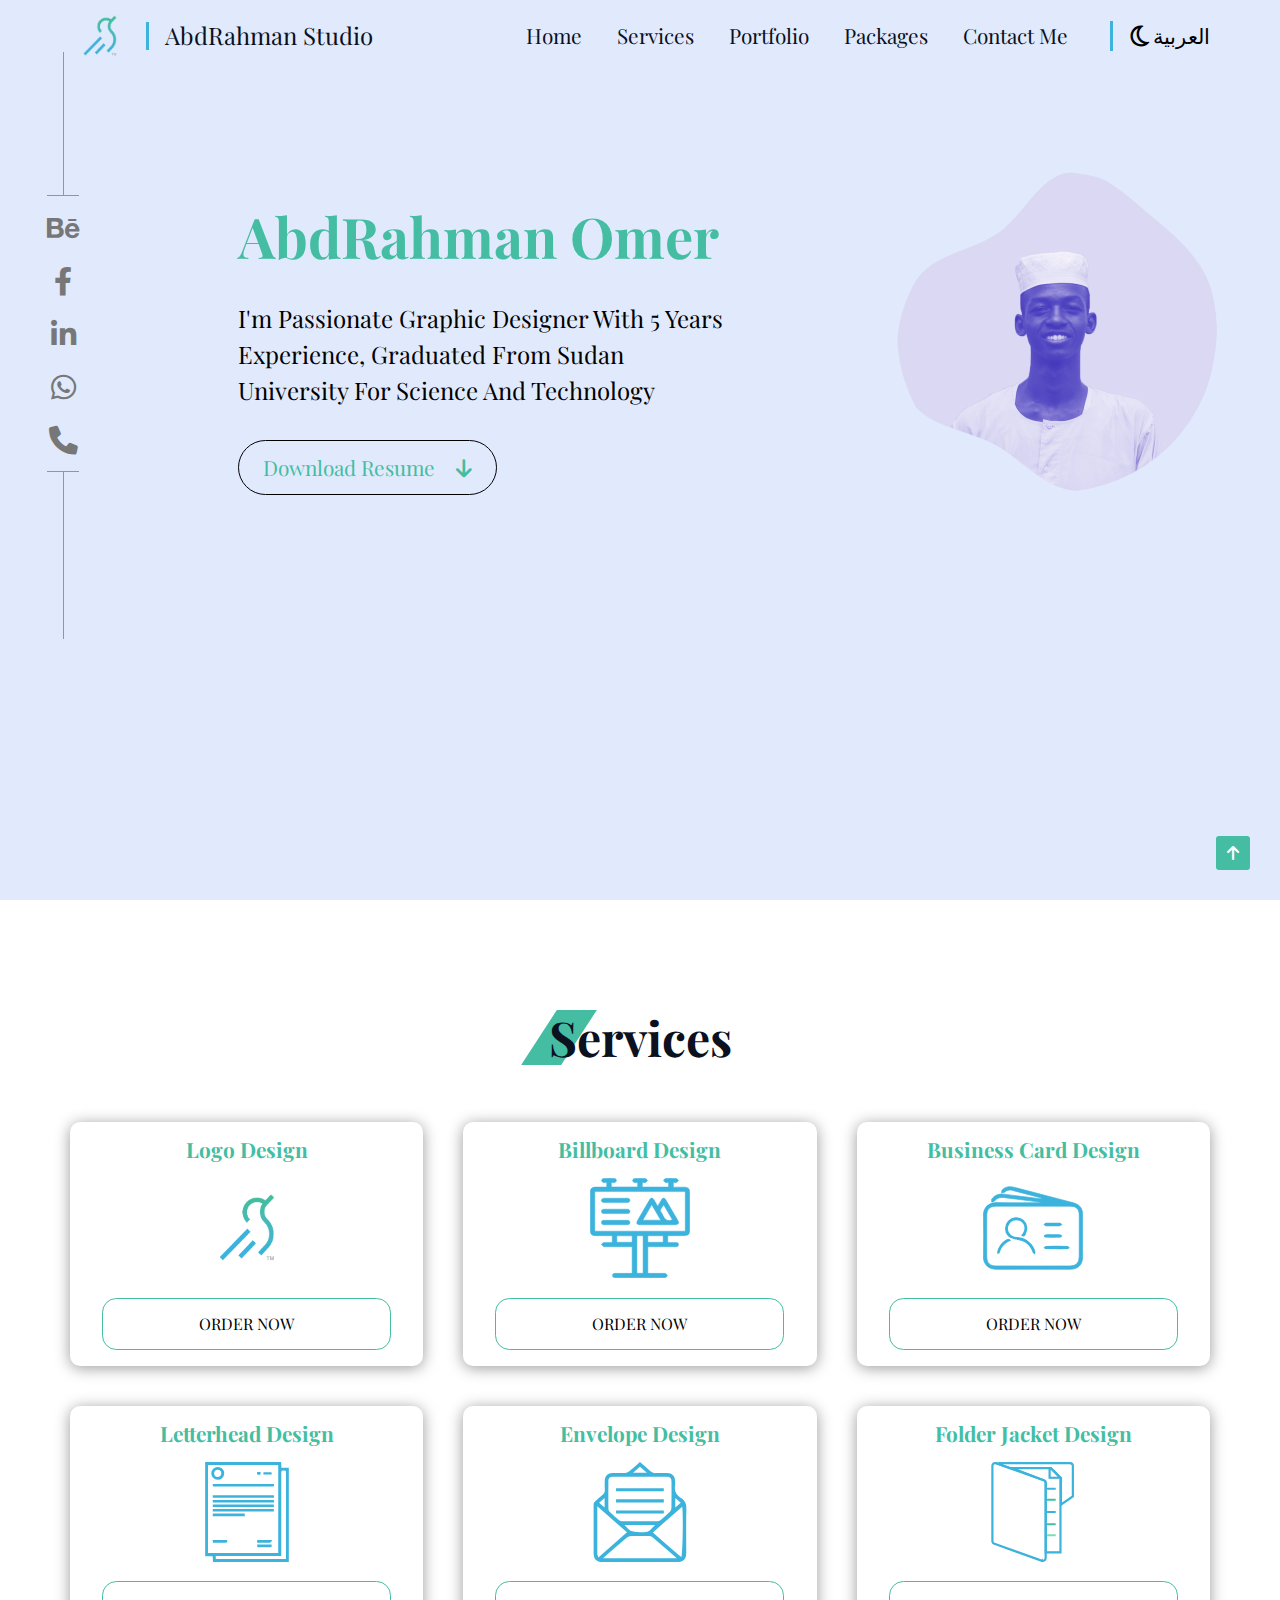
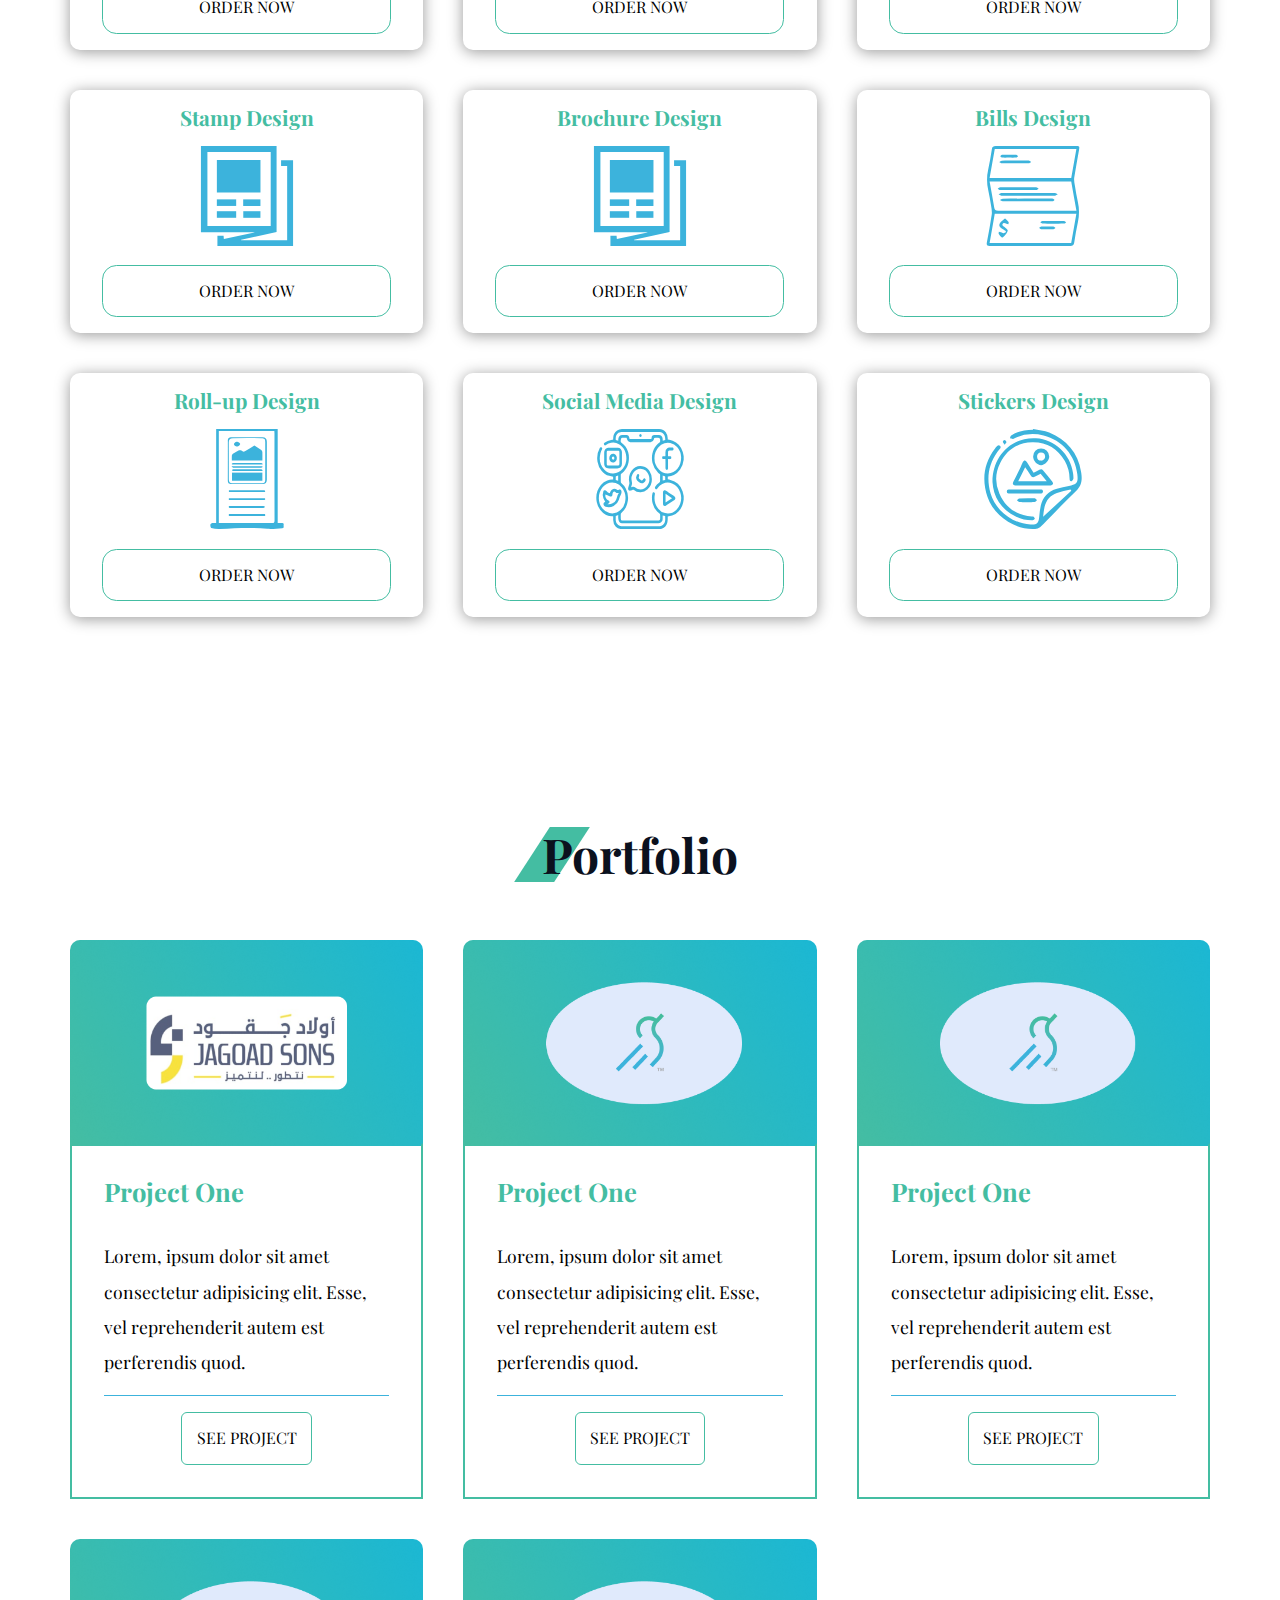
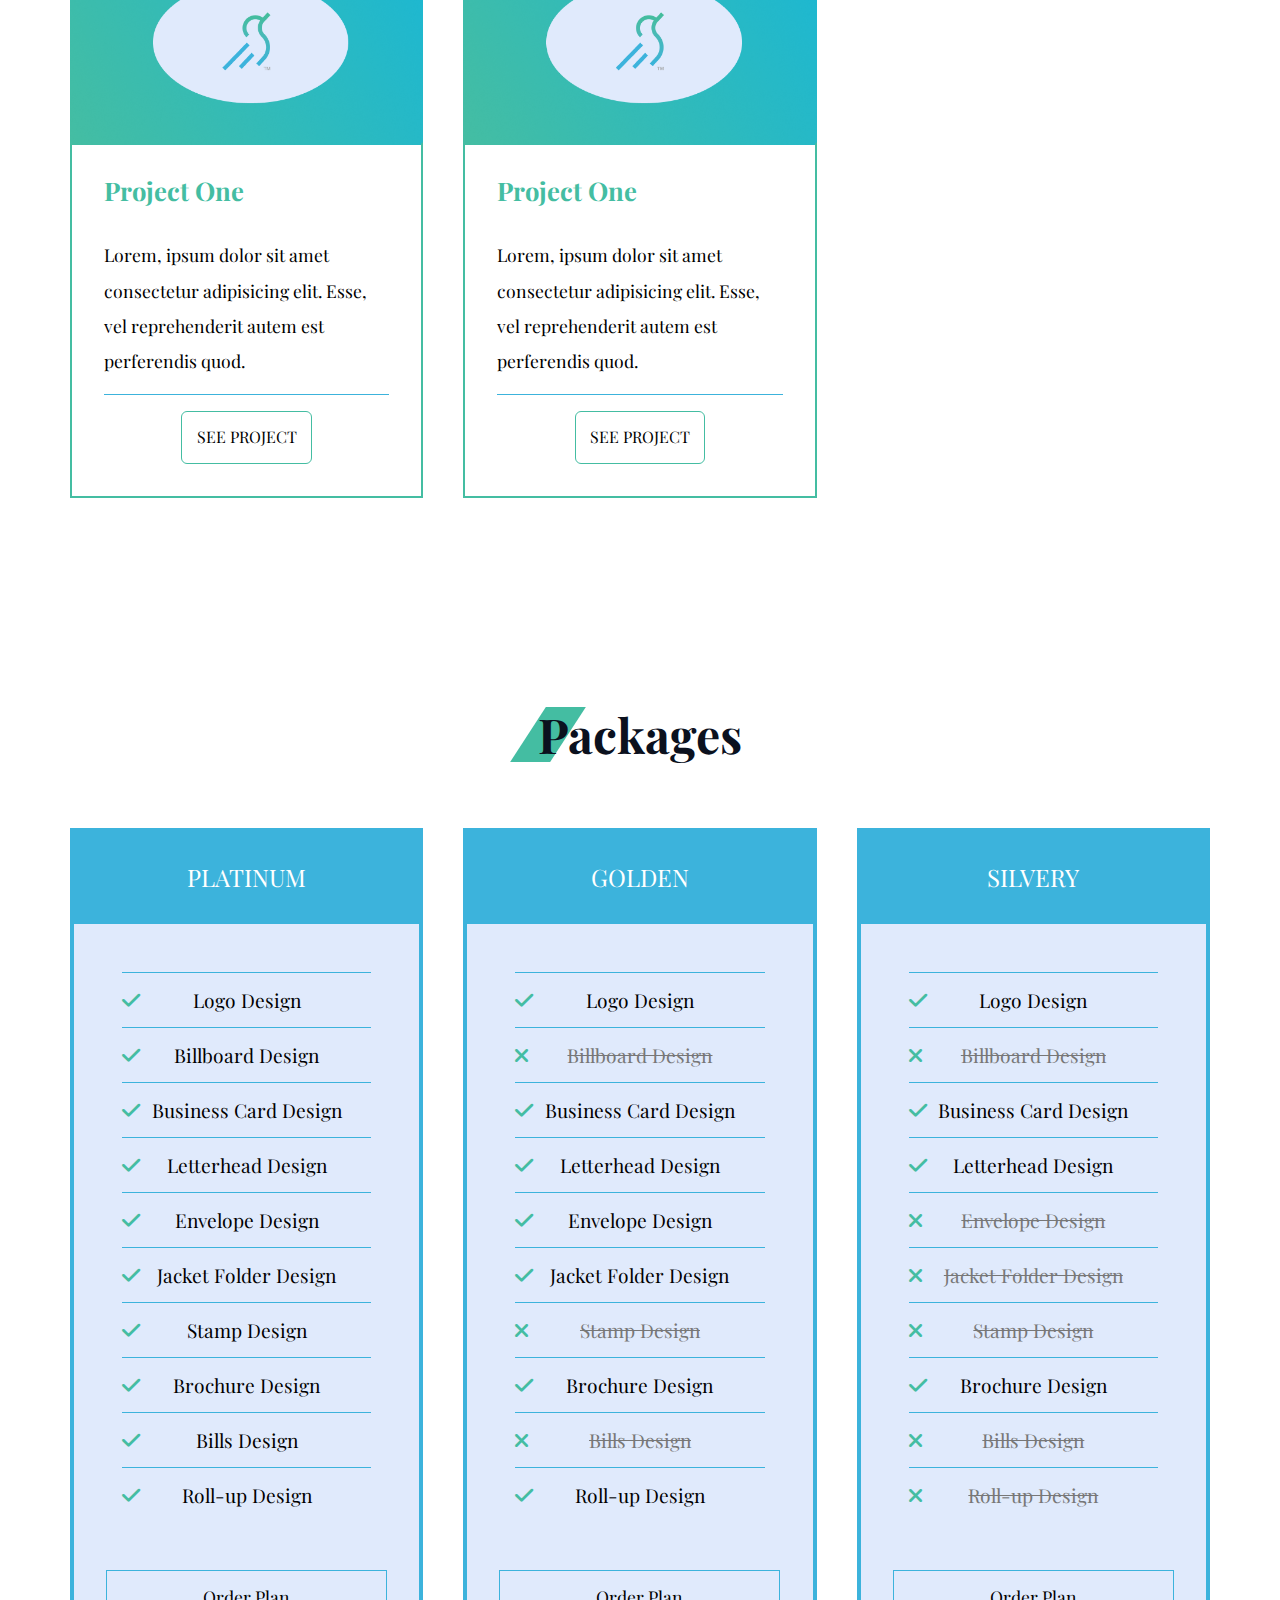
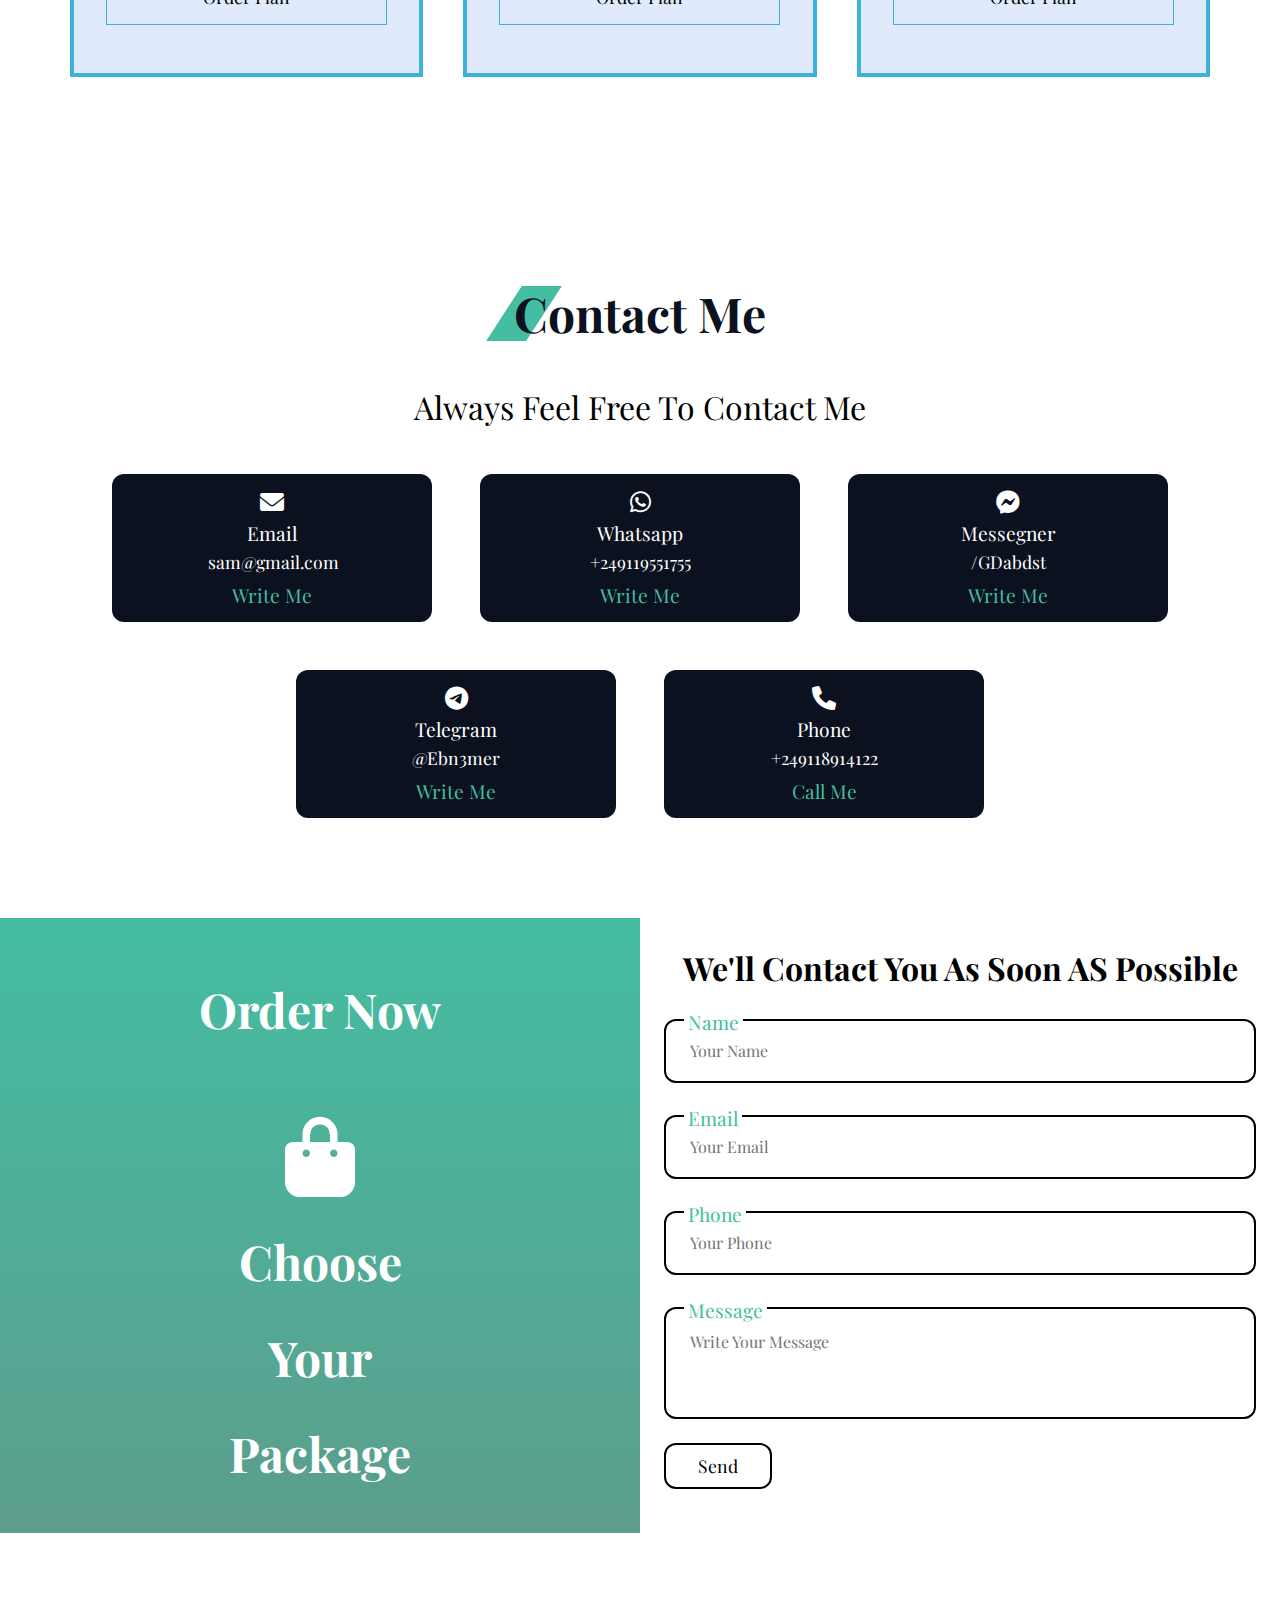
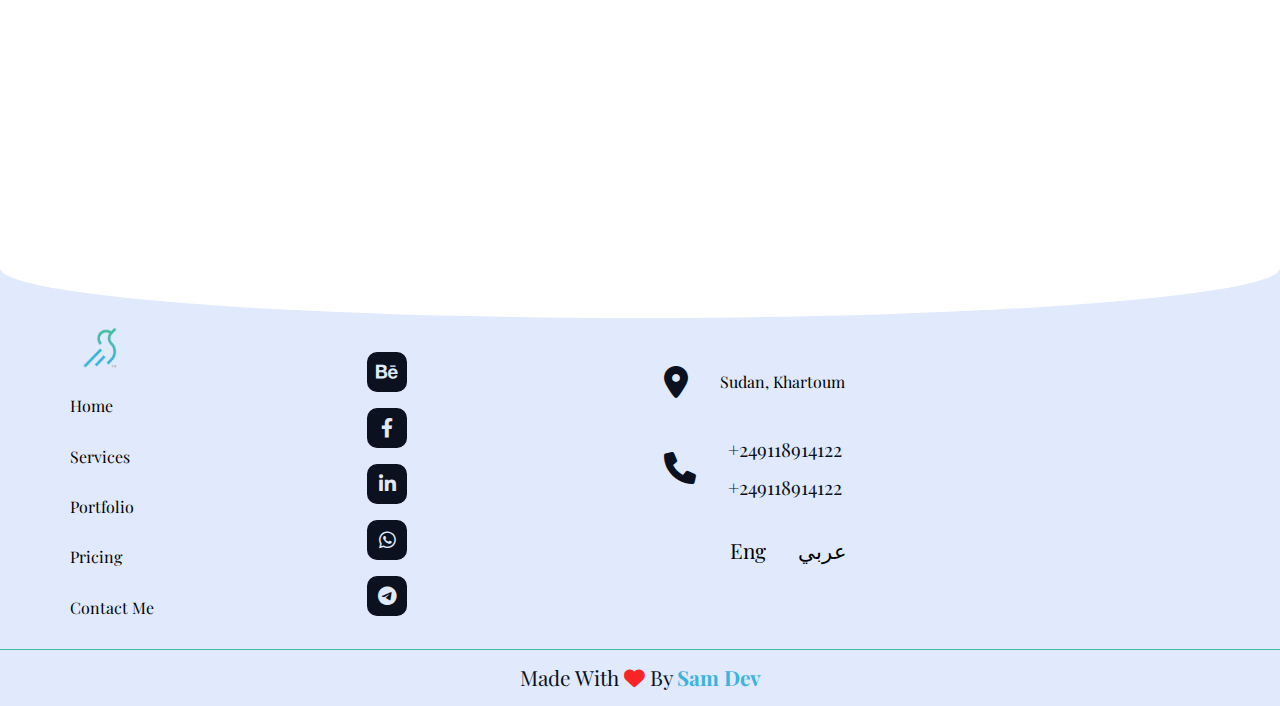
<file: index.html>
<!DOCTYPE html>
<html lang="en">
  <head>
    <meta charset="UTF-8" />
    <meta http-equiv="X-UA-Compatible" content="IE=edge" />
    <meta name="viewport" content="width=device-width, initial-scale=1.0" />
    <link rel="stylesheet" href="./css/normalize.css" />
    <link rel="stylesheet" href="./css/all.min.css" />
    <link rel="stylesheet" href="./css/style.css" />
    <link rel="preconnect" href="https://fonts.googleapis.com" />
    <link rel="preconnect" href="https://fonts.gstatic.com" crossorigin />
    <link
      href="https://fonts.googleapis.com/css2?family=Playfair+Display:wght@400;500;700&display=swap"
      rel="stylesheet"
    />
    <title>AbdRahman Studio | Home</title>
  </head>
  <body">
    <!-- Spinner Loading -->
    <div class="spinner">
      <div class="sk-chase">
        <div class="sk-chase-dot"></div>
        <div class="sk-chase-dot"></div>
        <div class="sk-chase-dot"></div>
        <div class="sk-chase-dot"></div>
        <div class="sk-chase-dot"></div>
        <div class="sk-chase-dot"></div>
      </div>
    </div>
    <!-- Spinner Loading -->
    <!-- Start Header -->
    <header id="header">
      <div class="container">
        <div class="nav-left">
          <div class="head">
            <img src="./images/logo.png" alt="" />
            <a href="#">AbdRahman Studio</a>
          </div>
          <div class="nav-close">
            <i class="fa-solid fa-xmark close-Btn"></i>
          </div>
          <ul class="nav-list">
            <li><a class="link" href="#home">Home</a></li>
            <li><a class="link" href="#services">Services</a></li>
            <li><a class="link" href="#portfolio">Portfolio</a></li>
            <li><a class="link" href="#packages">Packages</a></li>
            <li><a class="link" href="#contact">Contact Me</a></li>
          </ul>
        </div>
        <img src="./images/logo.png" alt="Page Logo" />
        <a href="#">AbdRahman Studio</a>
        <nav class="nav-menu">
          <i class="fa-solid fa-bars-staggered toggle-btn"></i>
          <ul>
            <li><a class="active nav__link" href="#home">Home</a></li>
            <li><a class="nav__link" href="#services">Services</a></li>
            <li><a class="nav__link" href="#portfolio">Portfolio</a></li>
            <li><a class="nav__link" href="#packages">Packages</a></li>
            <li><a class="nav__link" href="#contact">Contact Me</a></li>
          </ul>
        </nav>
        <div class="icons">
          <i class="fa-regular fa-moon change-theme" id="theme-button"></i>
          <a href="./index_rtl.html" class="lang">العربية</a>
          <!-- <i class="fa-regular fa-sun"></i> -->
        </div>
      </div>
    </header>
    <!-- End Header -->
    <!-- Start Landing -->
    <div class="landing" id="landing">
      <div class="container">
        <div class="social">
          <a href="http://be.net/abdalrahman10" target="__blank"
            ><i class="fab fa-behance"></i
          ></a>
          <a
            href="https://www.facebook.com/GDabdalrahmanstudio"
            target="__blank"
            ><i class="fab fa-facebook-f"></i
          ></a>
          <a href="#" target="__blank"><i class="fab fa-linkedin-in"></i></a>
          <a
            href="https://api.whatsapp.com/send?phone=+249118914122"
            target="__blank"
            ><i class="fab fa-whatsapp"></i
          ></a>
          <a href="tel: +249118914122" target="__blank">
            <i class="fa-solid fa-phone"></i>
          </a>
        </div>
        <div class="info">
          <h2>AbdRahman Omer</h2>
          <p>
            I'm Passionate Graphic Designer With 5 Years Experience, Graduated
            From Sudan University For Science And Technology
          </p>
          <a href="#" class="main-btn"
            >Download Resume <i class="fa-solid fa-arrow-down"></i
          ></a>
        </div>
        <div class="image home-img">
          <img src="./images/Vector.png" alt="" />
        </div>
        <a class="scroll-top" href="#header"
          ><i class="fa-solid fa-arrow-up"></i
        ></a>
      </div>
    </div>
    <!-- End Landing -->
    <!-- Start Services -->
    <div class="services" id="services">
      <h2 class="main-title">Services</h2>
      <div class="container">
        <div class="card">
          <div class="info">
            <h3>Logo Design</h3>
            <img src="./images/logo.png" alt="">
            <a href="#order">Order Now</a>
          </div>
        </div>
        <div class="card">
          <div class="info">
            <h3>Billboard Design</h3>
            <img src="./svgs/billboard-design.svg" alt="">
            <a href="#order">Order Now</a>
          </div>
        </div>
        <div class="card">
          <div class="info">
            <h3>Business Card Design</h3>
            <img src="./svgs/business_card.svg" alt="">
            <a href="#order">Order Now</a>
          </div>
        </div>
        <div class="card">
          <div class="info">
            <h3>Letterhead Design</h3>
            <img src="./svgs/letterhead.svg" alt="">
            <a href="#order">Order Now</a>
          </div>
        </div>
        <div class="card">
          <div class="info">
            <h3>Envelope Design</h3>
            <img src="./svgs/envelope.svg" alt="">
            <a href="#order">Order Now</a>
          </div>
        </div>
        <div class="card">
          <div class="info">
            <h3>Folder Jacket Design</h3>
            <img src="./svgs/jacket.svg" alt="">
            <a href="#order">Order Now</a>
          </div>
        </div>
        <div class="card">
          <div class="info">
            <h3>Stamp Design</h3>
            <img src="./svgs/brochure.svg" alt="">
            <a href="#order">Order Now</a>
          </div>
        </div>
        <div class="card">
          <div class="info">
            <h3>Brochure Design</h3>
            <img src="./svgs/brochure.svg" alt="">
            <a href="#order">Order Now</a>
          </div>
        </div>
        <div class="card">
          <div class="info">
            <h3>Bills Design</h3>
            <img src="./svgs/bills.svg" alt="">
            <a href="#order">Order Now</a>
          </div>
        </div>
        <div class="card">
          <div class="info">
            <h3>Roll-up Design</h3>
            <img src="./svgs/roll_up.svg" alt="">
            <a href="#order">Order Now</a>
          </div>
        </div>
        <div class="card">
          <div class="info">
            <h3>Social Media Design</h3>
            <img src="./svgs/social_media.svg" alt="">
            <a href="#order">Order Now</a>
          </div>
        </div>
        <div class="card">
          <div class="info">
            <h3>Stickers Design</h3>
            <img src="./svgs/stickers.svg" alt="">
            <a href="#order">Order Now</a>
          </div>
        </div>
      </div>
    </div>
    <!-- End Services -->
    <!-- Start Portfolio -->
    <div class="portfolio" id="portfolio">
      <h2 class="main-title">Portfolio</h2>
      <div class="container">
        <div class="card">
          <div class="image">
            <img src="./images/project1.png" alt="" />
          </div>
          <div class="info">
            <h3>Project One</h3>
            <p>
              Lorem, ipsum dolor sit amet consectetur adipisicing elit. Esse,
              vel reprehenderit autem est perferendis quod.
            </p>
            <a href="">See Project</a>
          </div>
        </div>
        <div class="card">
          <div class="image">
            <img src="./images/project01.png" alt="" />
          </div>
          <div class="info">
            <h3>Project One</h3>
            <p>
              Lorem, ipsum dolor sit amet consectetur adipisicing elit. Esse,
              vel reprehenderit autem est perferendis quod.
            </p>
            <a href="">See Project</a>
          </div>
        </div>
        <div class="card">
          <div class="image">
            <img src="./images/project01.png" alt="" />
          </div>
          <div class="info">
            <h3>Project One</h3>
            <p>
              Lorem, ipsum dolor sit amet consectetur adipisicing elit. Esse,
              vel reprehenderit autem est perferendis quod.
            </p>
            <a href="">See Project</a>
          </div>
        </div>
        <div class="card">
          <div class="image">
            <img src="./images/project01.png" alt="" />
          </div>
          <div class="info">
            <h3>Project One</h3>
            <p>
              Lorem, ipsum dolor sit amet consectetur adipisicing elit. Esse,
              vel reprehenderit autem est perferendis quod.
            </p>
            <a href="">See Project</a>
          </div>
        </div>
        <div class="card">
          <div class="image">
            <img src="./images/project01.png" alt="" />
          </div>
          <div class="info">
            <h3>Project One</h3>
            <p>
              Lorem, ipsum dolor sit amet consectetur adipisicing elit. Esse,
              vel reprehenderit autem est perferendis quod.
            </p>
            <a href="">See Project</a>
          </div>
        </div>
      </div>
    </div>
    <!-- End Portfolio -->
    <!-- Start Pricing -->
    <div class="pricing" id="packages">
      <h2 class="main-title">Packages</h2>
      <div class="container">
        <div class="plan">
          <div class="head">
            <h2>Platinum</h2>
          </div>
          <ul class="features">
            <li>Logo Design</li>
            <li>Billboard Design</li>
            <li>Business Card Design</li>
            <li>Letterhead Design</li>
            <li>Envelope Design</li>
            <li>Jacket Folder Design</li>
            <li>Stamp Design</li>
            <li>Brochure Design</li>
            <li>Bills Design</li>
            <li>Roll-up Design</li>
          </ul>
          <a href="">Order Plan</a>
          <!-- <div class="price">
            <h3>100 <span>$</span></h3>
          </div> -->
        </div>
        <div class="plan">
          <div class="head">
            <h2>Golden</h2>
          </div>
          <ul class="features">
            <li>Logo Design</li>
            <li class="unchecked"><del>Billboard Design</del></li>
            <li>Business Card Design</li>
            <li>Letterhead Design</li>
            <li>Envelope Design</li>
            <li>Jacket Folder Design</li>
            <li class="unchecked"><del>Stamp Design</del></li>
            <li>Brochure Design</li>
            <li class="unchecked"><del>Bills Design</del></li>
            <li>Roll-up Design</li>
          </ul>
          <a href="">Order Plan</a>
          <!-- <div class="price">
            <h3>100 <span>$</span></h3>
          </div> -->
        </div>
        <div class="plan">
          <div class="head">
            <h2>Silvery</h2>
          </div>
          <ul class="features">
            <li>Logo Design</li>
            <li class="unchecked"><del>Billboard Design</del></li>
            <li>Business Card Design</li>
            <li>Letterhead Design</li>
            <li class="unchecked"><del>Envelope Design</del></li>
            <li class="unchecked"><del>Jacket Folder Design</del></li>
            <li class="unchecked"><del>Stamp Design</del></li>
            <li>Brochure Design</li>
            <li class="unchecked"><del>Bills Design</del></li>
            <li class="unchecked"><del>Roll-up Design</del></li>
          </ul>
          <a href="">Order Plan</a>
          <!-- <div class="price">
            <h3>100 <span>$</span></h3>
          </div> -->
        </div>
      </div>
    </div>
    <!-- End Pricing -->
    <!-- Start Contact -->
    <div class="contact" id="contact">
      <h2 class="main-title">Contact Me</h2>
      <h2>Always Feel Free To Contact Me</h2>
      <div class="container">
        <div class="box">
          <i class="fas fa-envelope"></i>
          <h3>Email</h3>
          <p>sam@gmail.com</p>
          <a href="mailto:abdrahman@gmail.com" target="__blank">Write Me</a>
        </div>
        <div class="box">
          <i class="fab fa-whatsapp"></i>
          <h3>Whatsapp</h3>
          <p>+249119551755</p>
          <a
            href="https://api.whatsapp.com/send?phone=+249118914122"
            target="__blank"
            >Write Me</a
          >
        </div>
        <div class="box">
          <i class="fab fa-facebook-messenger"></i>
          <h3>Messegner</h3>
          <p>/GDabdst</p>
          <a href="https://m.me/GDabdalrahmanstudio" target="__blank"
            >Write Me</a
          >
        </div>
        <div class="box">
          <i class="fab fa-telegram-plane"></i>
          <h3>Telegram</h3>
          <p>@Ebn3mer</p>
          <a href="https://t.me/Ebn3mer" target="__blank">Write Me</a>
        </div>
        <div class="box">
          <i class="fa-solid fa-phone"></i>
          <h3>Phone</h3>
          <p>+249118914122</p>
          <a href="tel: +249118914122" target="__blank">Call Me</a>
        </div>
      </div>
    </div>
    <!-- End Contact -->
    <!-- Start Order -->
    <div class="order" id="order">
      <div class="content">
        <div class="heading">
          <h1>Order Now</h1>
          <i class="fas fa-shopping-bag"></i>
          <h2>
            Choose <br />
            Your <br />
            Package <br />
          </h2>
        </div>
        <div class="form">
          <h2>We'll Contact You As Soon AS Possible</h2>
          <form action="">
            <div class="contact_form">
              <label for="" class="tag">Name</label>
              <input
                type="text"
                name="name"
                class="input"
                placeholder="Your Name"
              />
            </div>
            <div class="contact_form">
              <label for="" class="tag">Email</label>
              <input
                type="email"
                name="email"
                class="input"
                placeholder="Your Email"
              />
            </div>
            <div class="contact_form">
              <label for="" class="tag">Phone</label>
              <input
                type="tel"
                name="phone"
                class="input"
                placeholder="Your Phone"
              />
            </div>
            <div class="contact_form">
              <label for="" class="tag">Message</label>
              <textarea
                name="message"
                class="input"
                placeholder="Write Your Message"
              ></textarea>
            </div>
            <input class="submit-btn" type="submit" value="Send" />
          </form>
        </div>
      </div>
    </div>
    <!-- End Order -->
    <!-- Start Footer -->
    <footer class="footer">
      <div class="curve"></div>
      <div class="container">
        <div class="links">
          <img src="./images/logo.png" alt="Logo" />
          <nav>
            <li><a class="active nav__link" href="#home">Home</a></li>
            <li><a class="nav__link" href="#services">Services</a></li>
            <li><a class="nav__link" href="#portfolio">Portfolio</a></li>
            <li><a class="nav__link" href="#pricing">Pricing</a></li>
            <li><a class="nav__link" href="#contact">Contact Me</a></li>
          </nav>
        </div>
        <div class="social">
          <a href="https://be.net/abdalrahman10" target="__blank"
            ><i class="fab fa-behance"></i
          ></a>
          <a
            href="https://www.facebook.com/GDabdalrahmanstudio"
            target="__blank"
            ><i class="fab fa-facebook-f"></i
          ></a>
          <a href="#" target="__blank"><i class="fab fa-linkedin-in"></i></a>
          <a
            href="https://api.whatsapp.com/send?phone=+249118914122"
            target="__blank"
            ><i class="fab fa-whatsapp"></i
          ></a>
          <a href="https://t.me/Ebn3mer" target="__blank"
            ><i class="fab fa-telegram-plane"></i
          ></a>
        </div>
        <div class="location">
          <div class="col">
            <i class="fa-solid fa-location-dot"></i>
            <div class="info"><span>Sudan, Khartoum</span></div>
          </div>
          <div class="col">
            <i class="fa-solid fa-phone"></i>
            <div class="info">
              <span>
                <a href="tel: +249118914122" target="__blank"
                  >+249118914122</a
                > </span
              ><span>
                <a href="tel: +249118914122" target="__blank">+249118914122</a>
              </span>
            </div>
          </div>
          <div class="languages">
            <a href="./index.html" class="lang">Eng</a>
            <a href="./index_rtl.html" class="lang">عربي</a>
          </div>
        </div>
      </div>
      <div class="copyright">
        <p>
          Made With <i class="fa-solid fa-heart"></i> By
          <a href="https://www.facebook.com/samoilfgairy/" target="__blank"
            >Sam Dev</a
          >
        </p>
      </div>
    </footer>
    <!-- End Footer -->
  </body>
  <script src="./scripts/app.js"></script>
</html>
</file>
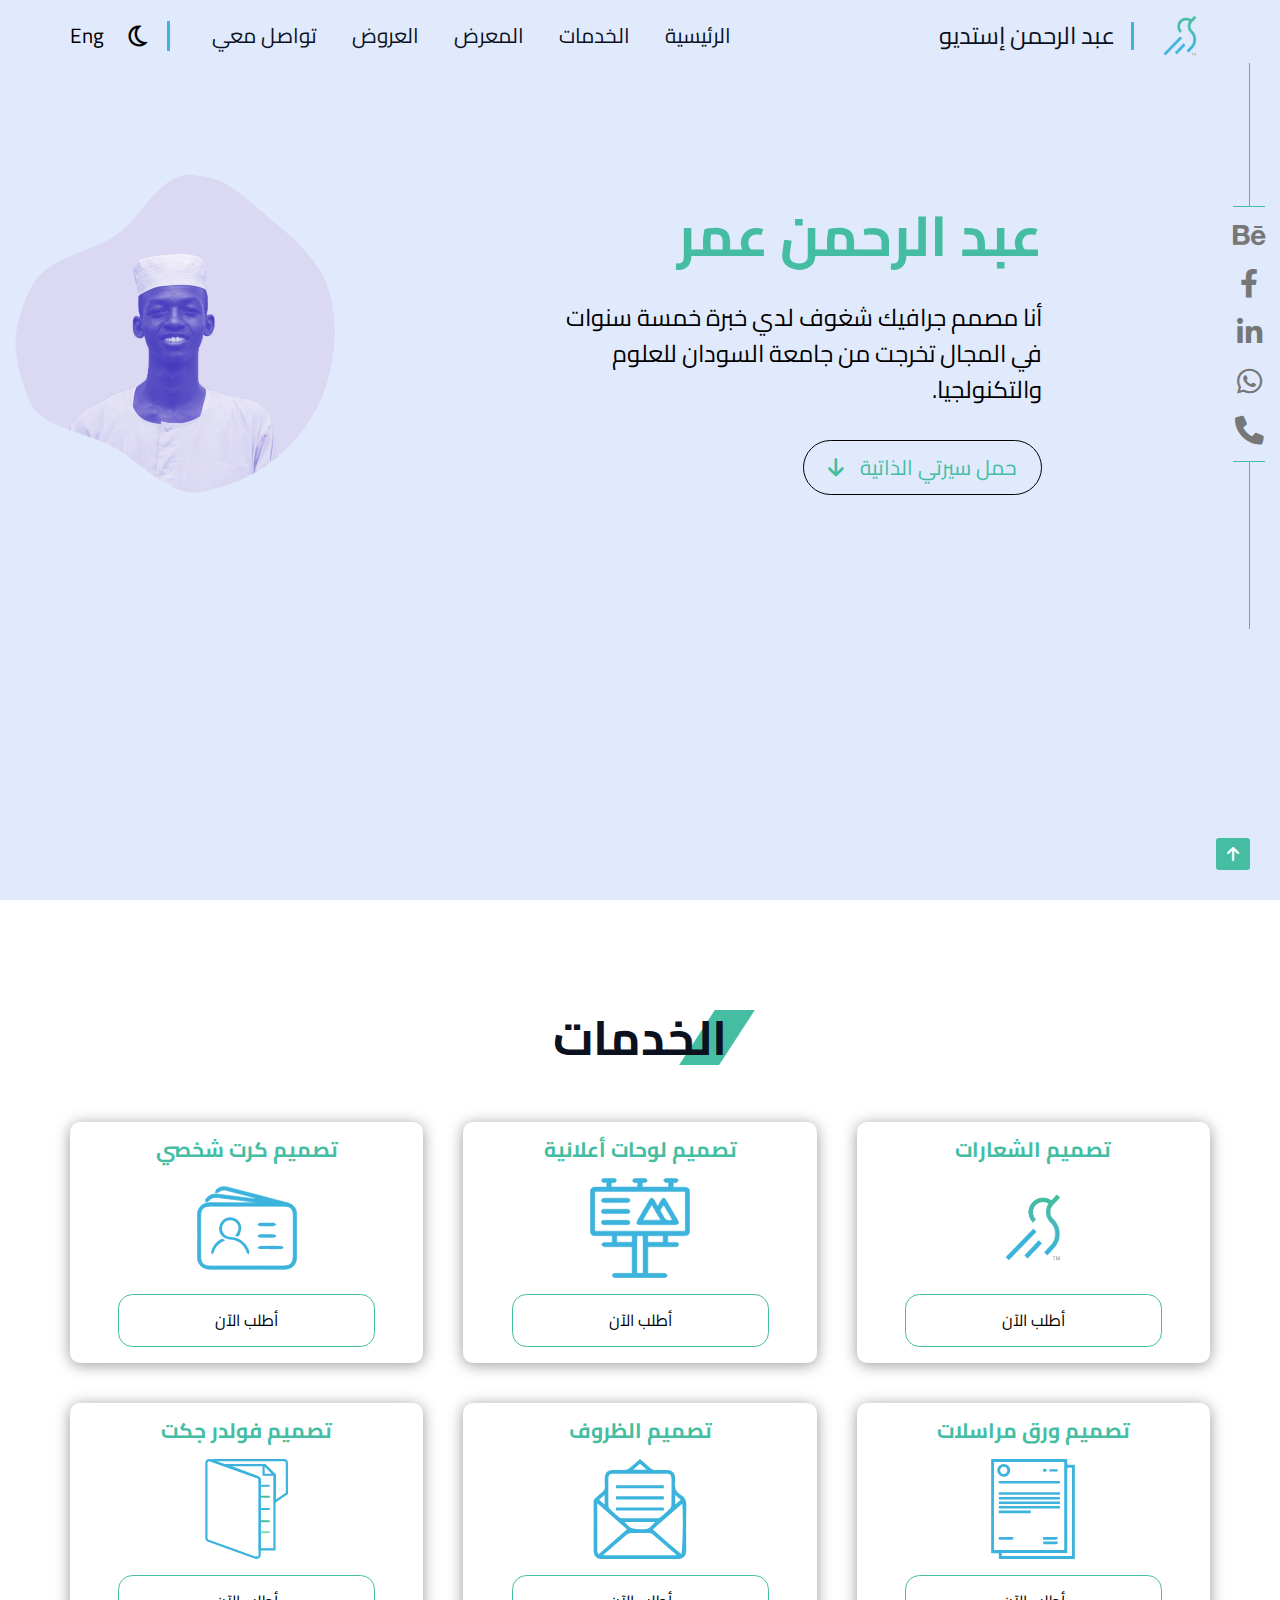
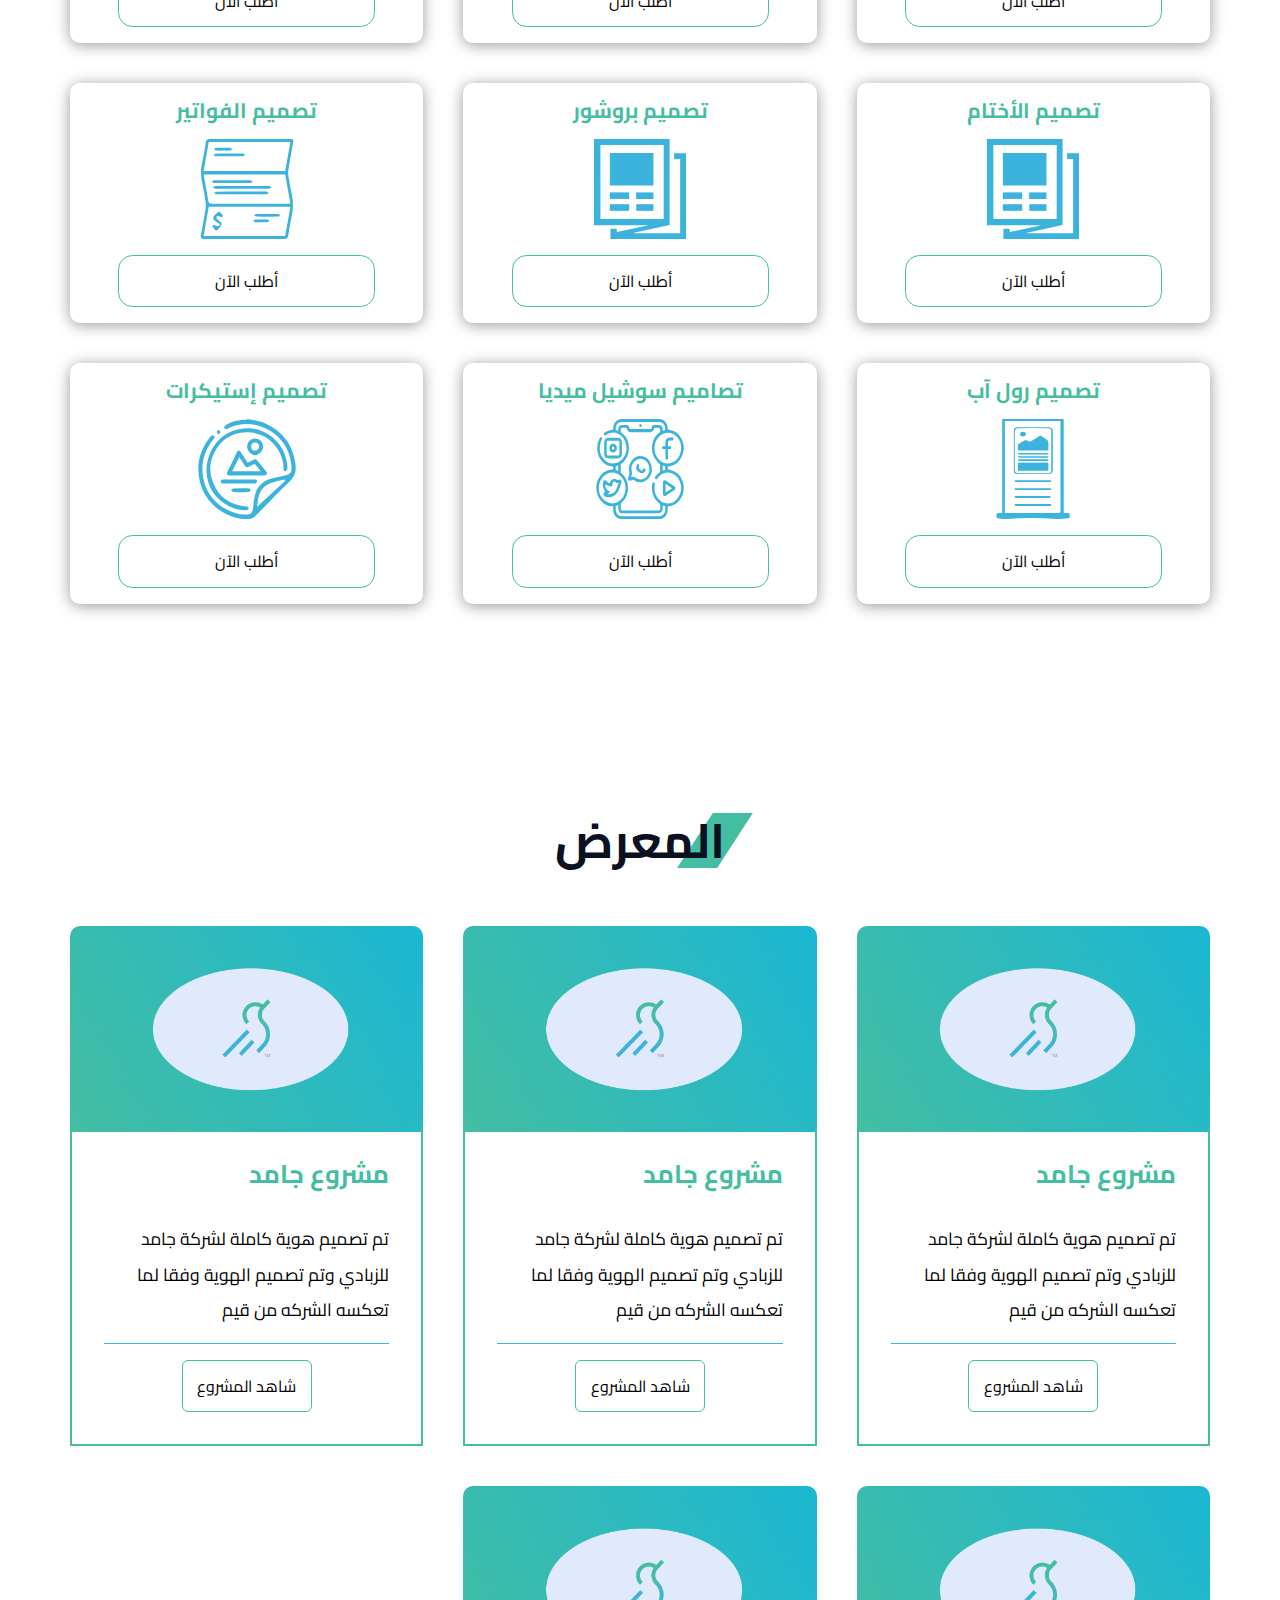
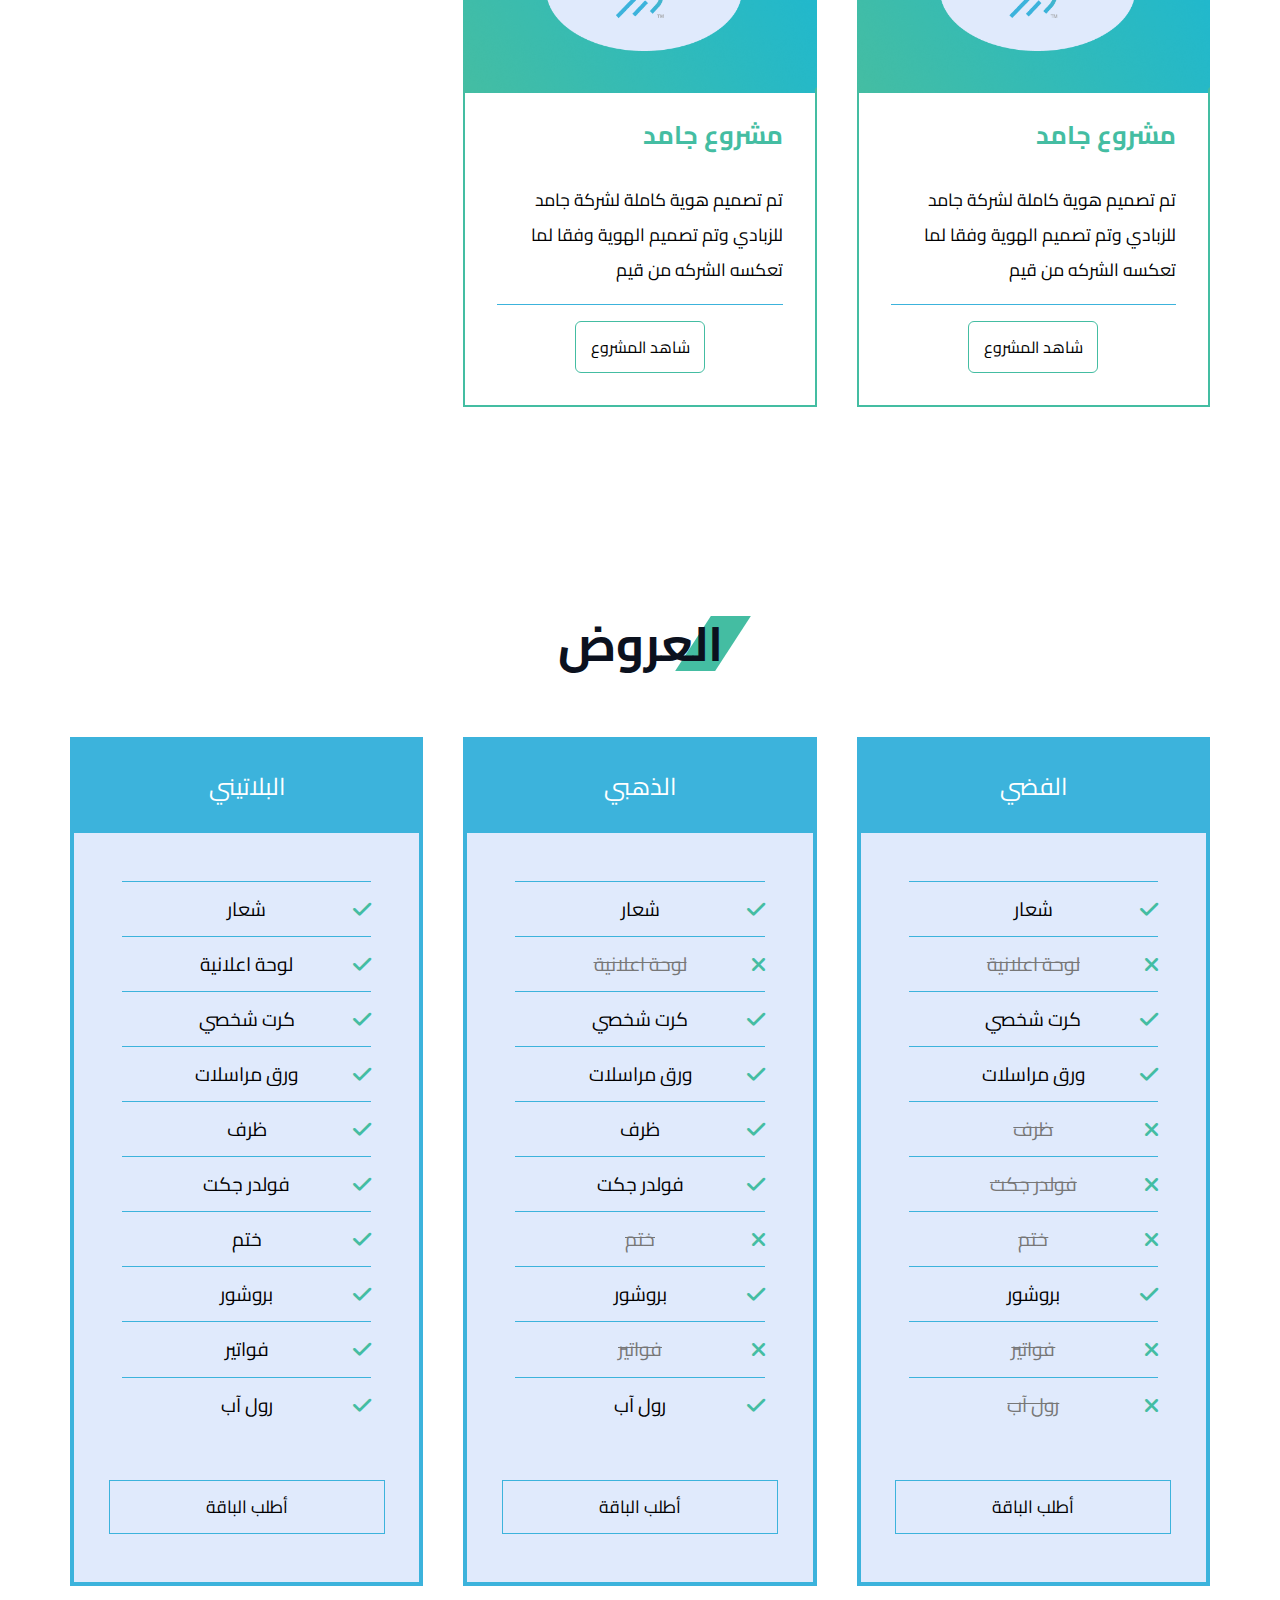
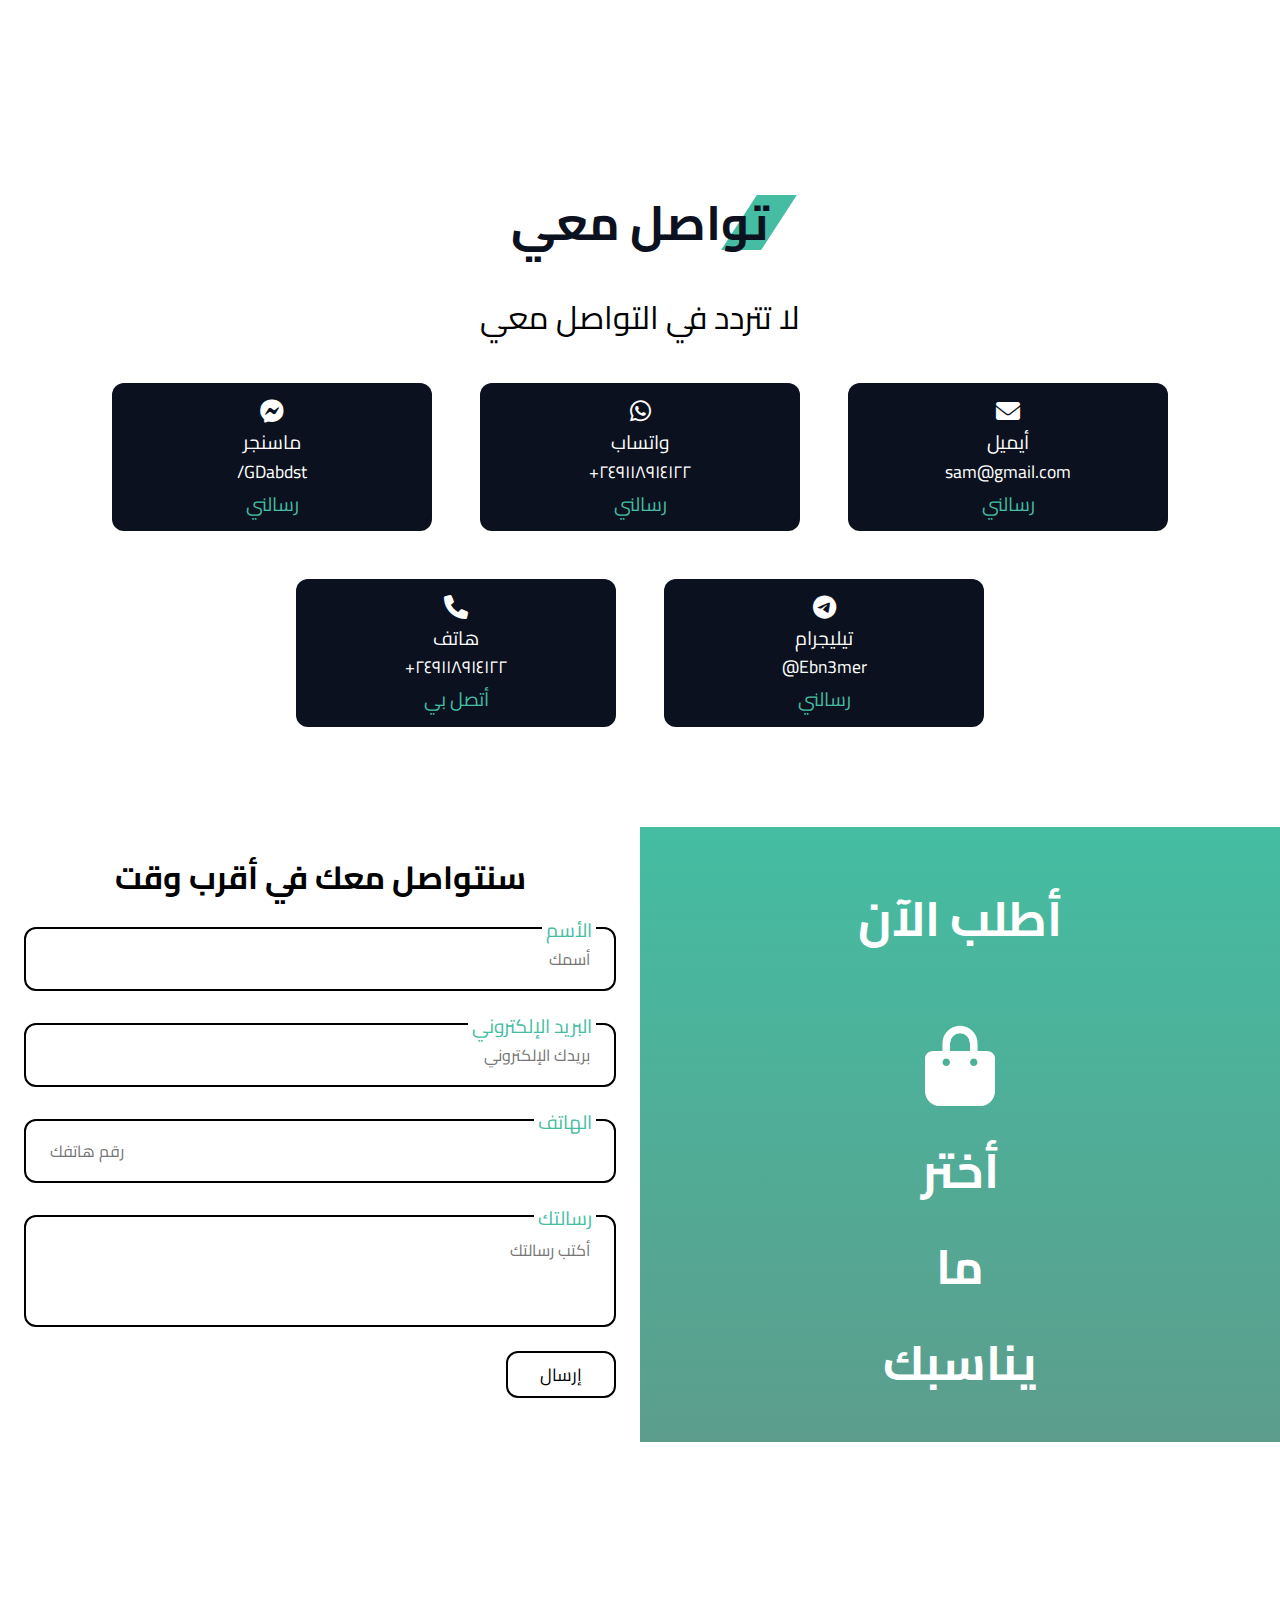
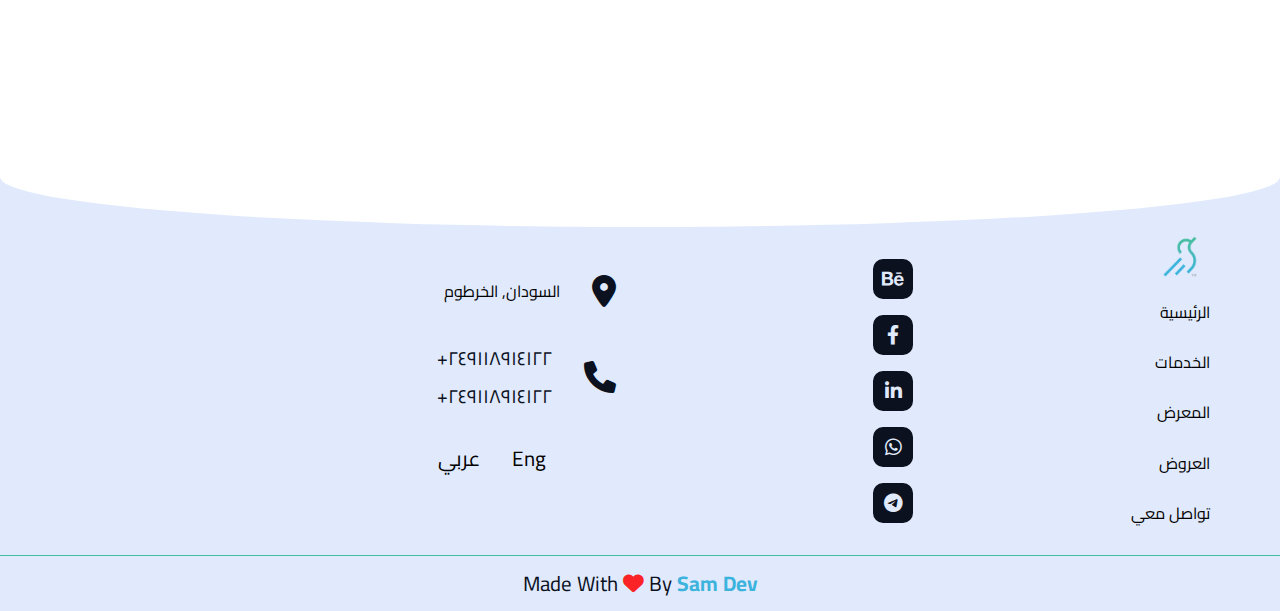
<file: index_rtl.html>
<!DOCTYPE html cha>
<html lang="en" dir="rtl">
  <head>
    <meta charset="UTF-8" />
    <meta http-equiv="X-UA-Compatible" content="IE=edge" />
    <meta name="viewport" content="width=device-width, initial-scale=1.0" />
    <link rel="stylesheet" href="./css/normalize.css" />
    <link rel="stylesheet" href="./css/all.min.css" />
    <link rel="stylesheet" href="./css/style.css" />
    <link rel="stylesheet" href="./css/style_rtl.css" />
    <link rel="preconnect" href="https://fonts.googleapis.com" />
    <link rel="preconnect" href="https://fonts.gstatic.com" crossorigin />
    <link
      href="https://fonts.googleapis.com/css2?family=Playfair+Display:wght@400;500;700&display=swap"
      rel="stylesheet"
    />
    <title>عبد الرحمن إستديو | الرئيسية</title>
  </head>
  <body>
    <!-- Spinner Loading -->
    <div class="spinner">
      <div class="sk-chase">
        <div class="sk-chase-dot"></div>
        <div class="sk-chase-dot"></div>
        <div class="sk-chase-dot"></div>
        <div class="sk-chase-dot"></div>
        <div class="sk-chase-dot"></div>
        <div class="sk-chase-dot"></div>
      </div>
    </div>
    <!-- Spinner Loading -->
    <!-- Start Header -->
    <header id="header">
      <div class="container">
        <div class="nav-left">
          <div class="head">
            <img src="./images/logo.png" alt="" />
            <a href="#"
              >عبد الرحمن<br />
              إستديو</a
            >
          </div>
          <div class="nav-close">
            <i class="fa-solid fa-xmark close-Btn"></i>
          </div>
          <ul class="nav-list">
            <li><a class="link" href="#home">الرئيسية</a></li>
            <li><a class="link" href="#services">الخدمات</a></li>
            <li><a class="link" href="#portfolio">المعرض</a></li>
            <li><a class="link" href="#pricing">العروض</a></li>
            <li><a class="link" href="#contact">تواصل معي</a></li>
          </ul>
        </div>
        <img src="./images/logo.png" alt="" />
        <a href="#">عبد الرحمن إستديو</a>
        <nav class="nav-menu">
          <i class="fa-solid fa-bars-staggered toggle-btn"></i>
          <ul>
            <li><a class="active nav__link" href="#home">الرئيسية</a></li>
            <li><a class="nav__link" href="#services">الخدمات</a></li>
            <li><a class="nav__link" href="#portfolio">المعرض</a></li>
            <li><a class="nav__link" href="#pricing">العروض</a></li>
            <li><a class="nav__link" href="#contact">تواصل معي</a></li>
          </ul>
        </nav>
        <div class="icons">
          <i class="fa-regular fa-moon change-theme" id="theme-button"></i>
          <a href="./index.html" class="lang">Eng</a>
        </div>
      </div>
    </header>
    <!-- End Header -->
    <!-- Start Landing -->
    <div class="landing" id="landing">
      <div class="container">
        <div class="social">
          <a href="http://be.net/abdalrahman10" target="__blank"
            ><i class="fab fa-behance"></i
          ></a>
          <a
            href="https://www.facebook.com/GDabdalrahmanstudio"
            target="__blank"
            ><i class="fab fa-facebook-f"></i
          ></a>
          <a href="#" target="__blank"><i class="fab fa-linkedin-in"></i></a>
          <a
            href="https://api.whatsapp.com/send?phone=+249118914122"
            target="__blank"
            ><i class="fab fa-whatsapp"></i
          ></a>
          <a href="tel: +249118914122" target="__blank">
            <i class="fa-solid fa-phone"></i>
          </a>
        </div>
        <div class="info">
          <h2>عبد الرحمن عمر</h2>
          <p>
            أنا مصمم جرافيك شغوف لدي خبرة خمسة سنوات في المجال تخرجت من جامعة
            السودان للعلوم والتكنولجيا.
          </p>
          <a href="#" class="main-btn"
            >حمل سيرتي الذاتية<i class="fa-solid fa-arrow-down"></i
          ></a>
        </div>
        <div class="image">
          <img src="./images/Vector.png" alt="" />
        </div>
        <a class="scroll-top" href="#header"
          ><i class="fa-solid fa-arrow-up"></i
        ></a>
      </div>
    </div>
    <!-- End Landing -->
    <!-- Start Services -->
    <div class="services" id="services">
      <h2 class="main-title">الخدمات</h2>
      <div class="container">
        <div class="card">
          <div class="info">
            <h3>تصميم الشعارات</h3>
            <img src="./images/logo.png" alt="" />
            <a href="#order">أطلب الآن</a>
          </div>
        </div>
        <div class="card">
          <div class="info">
            <h3>تصميم لوحات أعلانية</h3>
            <img src="./svgs/billboard-design.svg" alt="" />
            <a href="#order">أطلب الآن</a>
          </div>
        </div>
        <div class="card">
          <div class="info">
            <h3>تصميم كرت شخصي</h3>
            <img src="./svgs/business_card.svg" alt="" />
            <a href="#order">أطلب الآن</a>
          </div>
        </div>
        <div class="card">
          <div class="info">
            <h3>تصميم ورق مراسلات</h3>
            <img src="./svgs/letterhead.svg" alt="" />
            <a href="#order">أطلب الآن</a>
          </div>
        </div>
        <div class="card">
          <div class="info">
            <h3>تصميم الظروف</h3>
            <img src="./svgs/envelope.svg" alt="" />
            <a href="#order">أطلب الآن</a>
          </div>
        </div>
        <div class="card">
          <div class="info">
            <h3>تصميم فولدر جكت</h3>
            <img src="./svgs/jacket.svg" alt="" />
            <a href="#order">أطلب الآن</a>
          </div>
        </div>
        <div class="card">
          <div class="info">
            <h3>تصميم الأختام</h3>
            <img src="./svgs/brochure.svg" alt="" />
            <a href="#order">أطلب الآن</a>
          </div>
        </div>
        <div class="card">
          <div class="info">
            <h3>تصميم بروشور</h3>
            <img src="./svgs/brochure.svg" alt="" />
            <a href="#order">أطلب الآن</a>
          </div>
        </div>
        <div class="card">
          <div class="info">
            <h3>تصميم الفواتير</h3>
            <img src="./svgs/bills.svg" alt="" />
            <a href="#order">أطلب الآن</a>
          </div>
        </div>
        <div class="card">
          <div class="info">
            <h3>تصميم رول آب</h3>
            <img src="./svgs/roll_up.svg" alt="" />
            <a href="#order">أطلب الآن</a>
          </div>
        </div>
        <div class="card">
          <div class="info">
            <h3>تصاميم سوشيل ميديا</h3>
            <img src="./svgs/social_media.svg" alt="" />
            <a href="#order">أطلب الآن</a>
          </div>
        </div>
        <div class="card">
          <div class="info">
            <h3>تصميم إستيكرات</h3>
            <img src="./svgs/stickers.svg" alt="" />
            <a href="#order">أطلب الآن</a>
          </div>
        </div>
      </div>
    </div>
    <!-- End Services -->
    <!-- Start Portfolio -->
    <div class="portfolio" id="portfolio">
      <h2 class="main-title">المعرض</h2>
      <div class="container">
        <div class="card">
          <div class="image">
            <img src="./images/project01.png" alt="" />
          </div>
          <div class="info">
            <h3>مشروع جامد</h3>
            <p>
              تم تصميم هوية كاملة لشركة جامد للزبادي وتم تصميم الهوية وفقا لما
              تعكسه الشركه من قيم
            </p>
            <a href="">شاهد المشروع</a>
          </div>
        </div>
        <div class="card">
          <div class="image">
            <img src="./images/project01.png" alt="" />
          </div>
          <div class="info">
            <h3>مشروع جامد</h3>
            <p>
              تم تصميم هوية كاملة لشركة جامد للزبادي وتم تصميم الهوية وفقا لما
              تعكسه الشركه من قيم
            </p>
            <a href="">شاهد المشروع</a>
          </div>
        </div>
        <div class="card">
          <div class="image">
            <img src="./images/project01.png" alt="" />
          </div>
          <div class="info">
            <h3>مشروع جامد</h3>
            <p>
              تم تصميم هوية كاملة لشركة جامد للزبادي وتم تصميم الهوية وفقا لما
              تعكسه الشركه من قيم
            </p>
            <a href="">شاهد المشروع</a>
          </div>
        </div>
        <div class="card">
          <div class="image">
            <img src="./images/project01.png" alt="" />
          </div>
          <div class="info">
            <h3>مشروع جامد</h3>
            <p>
              تم تصميم هوية كاملة لشركة جامد للزبادي وتم تصميم الهوية وفقا لما
              تعكسه الشركه من قيم
            </p>
            <a href="">شاهد المشروع</a>
          </div>
        </div>
        <div class="card">
          <div class="image">
            <img src="./images/project01.png" alt="" />
          </div>
          <div class="info">
            <h3>مشروع جامد</h3>
            <p>
              تم تصميم هوية كاملة لشركة جامد للزبادي وتم تصميم الهوية وفقا لما
              تعكسه الشركه من قيم
            </p>
            <a href="">شاهد المشروع</a>
          </div>
        </div>
      </div>
    </div>
    <!-- End Portfolio -->
    <!-- Start Pricing -->
    <div class="pricing" id="pricing">
      <h2 class="main-title">العروض</h2>
      <div class="container">
        <div class="plan">
          <div class="head">
            <h2>الفضي</h2>
          </div>
          <ul class="features">
            <li>شعار</li>
            <li class="unchecked"><del>لوحة اعلانية</del></li>
            <li>كرت شخصي</li>
            <li>ورق مراسلات</li>
            <li class="unchecked"><del>ظرف</del></li>
            <li class="unchecked"><del>فولدر جكت</del></li>
            <li class="unchecked"><del>ختم</del></li>
            <li>بروشور</li>
            <li class="unchecked"><del>فواتير</del></li>
            <li class="unchecked"><del>رول آب</del></li>
          </ul>
          <a href="#order">أطلب الباقة</a>
          <!-- <div class="price">
            <h3>100 <span>$</span></h3>
          </div> -->
        </div>
        <div class="plan">
          <div class="head">
            <h2>الذهبي</h2>
          </div>
          <ul class="features">
            <li>شعار</li>
            <li class="unchecked"><del>لوحة اعلانية</del></li>
            <li>كرت شخصي</li>
            <li>ورق مراسلات</li>
            <li>ظرف</li>
            <li>فولدر جكت</li>
            <li class="unchecked"><del>ختم</del></li>
            <li>بروشور</li>
            <li class="unchecked"><del>فواتير</del></li>
            <li>رول آب</li>
          </ul>
          <a href="#order">أطلب الباقة</a>
          <!-- <div class="price">
            <h3>100 <span>$</span></h3>
          </div> -->
        </div>
        <div class="plan">
          <div class="head">
            <h2>البلاتيني</h2>
          </div>
          <ul class="features">
            <li>شعار</li>
            <li>لوحة اعلانية</li>
            <li>كرت شخصي</li>
            <li>ورق مراسلات</li>
            <li>ظرف</li>
            <li>فولدر جكت</li>
            <li>ختم</li>
            <li>بروشور</li>
            <li>فواتير</li>
            <li>رول آب</li>
          </ul>
          <a href="#order">أطلب الباقة</a>
          <!-- <div class="price">
            <h3>100 <span>$</span></h3>
          </div> -->
        </div>
      </div>
    </div>
    <!-- End Pricing -->
    <!-- Start Contact -->
    <div class="contact" id="contact">
      <h2 class="main-title">تواصل معي</h2>
      <h2>لا تتردد في التواصل معي</h2>
      <div class="container">
        <div class="box">
          <i class="fas fa-envelope"></i>
          <h3>أيميل</h3>
          <p>sam@gmail.com</p>
          <a href="mailto:abdrahman@gmail.com" target="__blank">رسالني</a>
        </div>
        <div class="box">
          <i class="fab fa-whatsapp"></i>
          <h3>واتساب</h3>
          <p>٢٤٩١١٨٩١٤١٢٢+</p>
          <a
            href="https://api.whatsapp.com/send?phone=+249118914122"
            target="__blank"
            >رسالني</a
          >
        </div>
        <div class="box">
          <i class="fab fa-facebook-messenger"></i>
          <h3>ماسنجر</h3>
          <p>GDabdst/</p>
          <a href="https://m.me/GDabdalrahmanstudio" target="__blank">رسالني</a>
        </div>
        <div class="box">
          <i class="fab fa-telegram-plane"></i>
          <h3>تيليجرام</h3>
          <p>Ebn3mer@</p>
          <a href="https://t.me/Ebn3mer" target="__blank">رسالني</a>
        </div>
        <div class="box">
          <i class="fa-solid fa-phone"></i>
          <h3>هاتف</h3>
          <p>٢٤٩١١٨٩١٤١٢٢+</p>
          <a href="tel: +249118914122" target="__blank">أتصل بي</a>
        </div>
      </div>
    </div>
    <!-- End Contact -->
    <!-- Start Order -->
    <div class="order" id="order">
      <div class="content">
        <div class="heading">
          <h1>أطلب الآن</h1>
          <i class="fas fa-shopping-bag"></i>
          <h2>أختر <br />ما<br />يناسبك<br /></h2>
        </div>
        <div class="form">
          <h2>سنتواصل معك في أقرب وقت</h2>
          <form action="">
            <div class="contact_form">
              <label for="" class="tag">الأسم</label>
              <input type="text" name="name" class="input" placeholder="أسمك" />
            </div>
            <div class="contact_form">
              <label for="" class="tag">البريد الإلكتروني</label>
              <input
                type="email"
                name="email"
                class="input"
                placeholder="بريدك الإلكتروني"
              />
            </div>
            <div class="contact_form">
              <label for="" class="tag">الهاتف</label>
              <input
                type="tel"
                name="phone"
                class="input"
                placeholder="رقم هاتفك"
              />
            </div>
            <div class="contact_form">
              <label for="" class="tag">رسالتك</label>
              <textarea
                name="message"
                class="input"
                placeholder="أكتب رسالتك"
              ></textarea>
            </div>
            <input class="submit-btn" type="submit" value="إرسال" />
          </form>
        </div>
      </div>
    </div>
    <!-- End Order -->
    <!-- Start Footer -->
    <footer class="footer">
      <div class="curve"></div>
      <div class="container">
        <div class="links">
          <img src="./images/logo.png" alt="Logo" />
          <nav>
            <li><a class="active nav__link" href="#home">الرئيسية</a></li>
            <li><a class="nav__link" href="#services">الخدمات</a></li>
            <li><a class="nav__link" href="#portfolio">المعرض</a></li>
            <li><a class="nav__link" href="#pricing">العروض</a></li>
            <li><a class="nav__link" href="#contact">تواصل معي</a></li>
          </nav>
        </div>
        <div class="social">
          <a href="https://be.net/abdalrahman10" target="__blank"
            ><i class="fab fa-behance"></i
          ></a>
          <a
            href="https://www.facebook.com/GDabdalrahmanstudio"
            target="__blank"
            ><i class="fab fa-facebook-f"></i
          ></a>
          <a href="#" target="__blank"><i class="fab fa-linkedin-in"></i></a>
          <a
            href="https://api.whatsapp.com/send?phone=+249118914122"
            target="__blank"
            ><i class="fab fa-whatsapp"></i
          ></a>
          <a href="https://t.me/Ebn3mer" target="__blank"
            ><i class="fab fa-telegram-plane"></i
          ></a>
        </div>
        <div class="location">
          <div class="col">
            <i class="fa-solid fa-location-dot"></i>
            <div class="info"><span>السودان, الخرطوم</span></div>
          </div>
          <div class="col">
            <i class="fa-solid fa-phone"></i>
            <div class="info">
              <span>
                <a href="tel: +249118914122" target="__blank">٢٤٩١١٨٩١٤١٢٢+</a>
              </span>
              <span>
                <a href="tel: +249118914122" target="__blank">٢٤٩١١٨٩١٤١٢٢+</a>
              </span>
            </div>
          </div>
          <div class="languages">
            <a href="./index.html" class="lang">Eng</a>
            <a href="./index_rtl.html" class="lang">عربي</a>
          </div>
        </div>
      </div>
      <div class="copyright">
        <p>
          Made With <i class="fa-solid fa-heart"></i> By <a href="">Sam Dev</a>
        </p>
      </div>
    </footer>
    <!-- End Footer -->
  </body>
  <script src="./scripts/app.js"></script>
</html>
</file>
<file: css/style.css>
:root {
  --main-transition: 0.3s;
  --section-padding: 100px;
}
/* Colors Palette */
:root {
  --main-color: #44bda2;
  --main-color-alt: #1d5247;
  --secondery-color: #3cb3dc;
  --body-color: #fff;
  --text-color: #000;
  --text-color-alt: #777;
  --title-color: #0B111E;
  --background-color: #e0eafc;
}
/* Colors Pallette Dark Theme */
body.dark-theme {
  --container-color: #151c28;
  --body-color: #0B111E;
  --title-color: #F0F2F4;
  --text-color: #F0F2F4;
  --background-color: #BABEC4;
}
/* Start Global Rules */
* {
  box-sizing: border-box;
  -webkit-box-sizing: border-box;
  -moz-box-sizing: border-box;
  margin: 0;
  padding: 0;
}
html {
  scroll-behavior: smooth;
}
body {
  font-family: "Playfair Display", serif;
  background-color: var(--body-color);
  color: var(--text-color);
  transition: var(--main-transition);
}
ul {
  list-style: none;
}
a {
  text-decoration: none;
}
.container {
  padding-left: 15px;
  padding-right: 15px;
  margin-left: auto;
  margin-right: auto;
}
/* Small */
@media (min-width: 768px) {
  .container {
    width: 750px;
  }
}

/* Medium */
@media (min-width: 992px) {
  .container {
    width: 970px;
  }
}

/* Large */
@media (min-width: 1200px) {
  .container {
    width: 1170px;
  }
}

/* End Global Rules */
/* Start Components */
/* Spinner Loading */
.spinner {
  /* display: none; */
  position: absolute;
  top: 50%;
  left: 50%;
  transform: translate(-50%,-50%);
  z-index: 100;
}
.sk-chase {
  width: 40px;
  height: 40px;
  position: relative;
  animation: sk-chase 2.5s infinite linear both;
}

.sk-chase-dot {
  width: 100%;
  height: 100%;
  position: absolute;
  left: 0;
  top: 0; 
  animation: sk-chase-dot 2.0s infinite ease-in-out both; 
}

.sk-chase-dot:before {
  content: '';
  display: block;
  width: 25%;
  height: 25%;
  background-color: #fff;
  border-radius: 100%;
  animation: sk-chase-dot-before 2.0s infinite ease-in-out both; 
}

.sk-chase-dot:nth-child(1) { animation-delay: -1.1s; }
.sk-chase-dot:nth-child(2) { animation-delay: -1.0s; }
.sk-chase-dot:nth-child(3) { animation-delay: -0.9s; }
.sk-chase-dot:nth-child(4) { animation-delay: -0.8s; }
.sk-chase-dot:nth-child(5) { animation-delay: -0.7s; }
.sk-chase-dot:nth-child(6) { animation-delay: -0.6s; }
.sk-chase-dot:nth-child(1):before { animation-delay: -1.1s; }
.sk-chase-dot:nth-child(2):before { animation-delay: -1.0s; }
.sk-chase-dot:nth-child(3):before { animation-delay: -0.9s; }
.sk-chase-dot:nth-child(4):before { animation-delay: -0.8s; }
.sk-chase-dot:nth-child(5):before { animation-delay: -0.7s; }
.sk-chase-dot:nth-child(6):before { animation-delay: -0.6s; }

.main-btn {
  text-decoration: none;
  display: block;
  width: fit-content;
  padding: 0.9rem 1.5rem;
  border: 1px solid black;
  border-radius: 3rem;
  font-weight: normal;
  font-size: 1.3rem;
  color: var(--main-color);
  transition: var(--main-transition);
}
.main-btn:hover {
  color: white;
  background-color: var(--main-color);
  border-color: transparent;
}
.main-title {
  position: relative;
  font-size: 3rem;
  font-weight: bold;
  margin: 0.6rem auto;
  width: fit-content;
  color: var(--title-color);
  transition: var(--main-transition);
}
.main-title::before {
  content: "";
  position: absolute;
  top: 0;
  left: -10px;
  width: 40px;
  height: 55px;
  background-color: var(--main-color);
  z-index: -1;
  transform: skewX(-33deg);
  transition: var(--main-transition);
}
.main-title::after {
  content: "";
  position: absolute;
  top: 0;
  right: -19px;
  width: 0;
  height: 55px;
  background-color: var(--secondery-color);
  z-index: -1;
  transform: skewX(-33deg);
  transition: var(--main-transition);
  transition-delay: 0.3s;
}
.main-title:hover {
  color: white;
  transition-delay: 0.3s;
}
.main-title:hover::before {
  width: calc(100% + 25px);
}
.main-title:hover::after {
  width: 15px;
}
a.scroll-top {
  padding: 0.5rem 0.7rem;
  background-color: var(--main-color);
  border-radius: 3px;
  right: 30px;
  position: fixed;
  color: white;
  bottom: 30px;
  z-index: 100;
}
/* End Components */
/* Start Header */
header {
  background-color: var(--background-color);
  transition: var(--main-transition);
}
header .container {
  display: flex;
  justify-content: space-between;
  align-items: center;
  position: relative;
  min-height: 72px;
}

header img {
  height: 60px;
  padding-right: 1rem;
}
header .container > a {
  text-decoration: none;
  font-weight: normal;
  color: var(--title-color);
  font-size: 1.5rem;
  border-left: 3px solid var(--secondery-color);
  padding-left: 1rem;
}
@media (max-width: 620px) {
  header .container > a {
    display: none;
  }
}
header nav {
  flex: 1;
  display: flex;
  justify-content: flex-end;
  align-items: center;
}
header nav .toggle-btn {
  display: none;
  font-size: 1.9rem;
  cursor: pointer;
}
@media (min-width: 1269px) {
  header nav .toggle-menu {
    display: none;
  }
}
header nav ul {
  display: flex;
}
@media (max-width: 1270px) {
  header nav ul {
    display: none;
  }
  header nav .toggle-btn {
    display: flex;
    font-size: 1.5rem;
  }
  header nav ul li {
    border-bottom: 1px solid var(--main-color);
  }
  header nav ul li a {
    padding: 0.5rem !important;
  }
}
header nav ul li a {
  display: flex;
  align-items: center;
  justify-content: center;
  height: 72px;
  position: relative;
  text-decoration: none;
  font-size: 1.3rem;
  padding: 0 1.1rem;
  color: var(--title-color);
  transition: var(--main-transition);
  position: relative;
  overflow: hidden;
}
header nav li a::before {
  content: "";
  position: absolute;
  width: 100%;
  height: 4px;
  background-color: var(--main-color);
  bottom: 0;
  left: -100%;
  transition: var(--main-transition);
}
header nav li a:hover {
  color: var(--main-color);
  background-color: #cfdef3;
}
header nav li a:hover::before {
  left: 0;
}
header .icons {
  display: flex;
  justify-content: space-between;
  align-items: center;
  width: 100px;
  height: 30px;
  position: relative;
  padding-left: 1rem;
  margin-left: 1.5rem;
  border-left: 3px solid var(--secondery-color);
}
header .icons i {
  font-size: 1.5rem;
}
.lang {
  color: var(--text-color);
  font-size: 1.3rem;
  
}
/* Start Toggle Menu */
header .nav-left {
  position: fixed;
  top: 0;
  left: -1000px;
  width: 50%;
  height: 100vh;
  padding: 3rem;
  display: flex;
  align-items: center;
  background-color: var(--title-color);
  z-index: 2;
  transition: 0.5s;
}
@media (max-width: 767px) {
  header .nav-left {
    width: 90%;
  }
}
header .nav-left .nav-close {
  position: absolute;
  top: 1rem;
  right: 1.5rem;
  font-size: 2rem;
  color: white;
  cursor: pointer;
}
header .nav-left .nav-list li {
  padding-bottom: 2rem;
}
header .nav-left .nav-list li a {
  font-size: 1.3rem;
  text-transform: uppercase;
  font-weight: normal;
  color: white;
  transition: var(--main-transition);
}
header .head {
  position: absolute;
  top: 2rem;
  left: 1rem;
}
header .head a {
  position: absolute;
  font-size: 1.5rem;
  top: 0;
  color: var(--main-color);
}
header .show {
  left: 0;
}
header .close {
  left: -1000px;
}
header .nav-left .nav-list li a:hover {
  color: var(--main-color);
}
/* End Toggle Menu */
/* Start Header */
/* Start Landing */
.landing {
  padding-top: var(--section-padding);
  padding-bottom: var(--section-padding);
  height: calc(100vh - 72px);
  position: relative;
  background-color: var(--background-color);
  transition: var(--main-transition);
}
@media (max-width: 767px) {
  .landing {
    height: auto;
  }
}
.landing .container {
  width: 100%;
  display: flex;
  justify-content: space-between;
  align-items: center;
}
.landing .social {
  display: flex;
  flex-direction: column;
  align-items: center;
  gap: 20px;
  position: relative;
  margin-left: 2rem;
  border-bottom: 1px solid var(--main-color);
  border-top: 1px solid var(--main-color);
  padding: 15px 0;
}
.landing .social::before {
  content: "";
  position: absolute;
  width: 1px;
  top: -9rem;
  height: 9rem;
  background-color: var(--main-color);
}
.landing .social::after {
  content: "";
  position: absolute;
  width: 1px;
  bottom: -10.5rem;
  height: 10.5rem;
  background-color: var(--main-color);
}
.landing .social i:hover {
  color: var(--main-color);
}
.landing .social a {
  display: block;
  width: fit-content;
  font-size: 1.8rem;
  color: var(--text-color-alt);
}
.landing .image img {
  width: 20rem;
  border-radius: 50%;
  max-width: 100%;
  margin-right: 3rem;
}
@media (max-width: 991px) {
  .landing .image img {
    margin-right: 0;
  }
}
.landing .info {
  align-self: flex-start;
}
.landing .info h2 {
  font-size: 3.5rem;
  margin: 2rem auto;
  color: var(--main-color);
}
.landing .info p {
  font-size: 1.5rem;
  max-width: 500px;
  line-height: 1.5;
  color: var(--text-color);
  margin-bottom: 2rem;
}
.landing .info i {
  margin-left: 1rem;
}
@media (max-width: 767px) {
  .landing {
    padding-top: 30px;
  }
  .landing .container {
    flex-direction: column;
  }
  .landing .social {
    order: 3;
    flex-direction: row;
    margin-left: 0;
  }
  .landing .social::before,
  .landing .social::after {
    display: none;
  }
  .landing .image img {
    margin: 3rem auto;
  }
}
@media (min-width: 768px) and (max-width: 990px) {
  .landing .info {
    margin-left: 30px;
  }
  .landing .info h2 {
    font-size: 2.5rem;
  }
  .landing .image img {
    width: 15rem;
  }
}
/* End Landing */
/* Start Services */
.services {
  padding-top: var(--section-padding);
  padding-bottom: var(--section-padding);
}
.services .container {
  display: grid;
  grid-template-columns: repeat(auto-fill, minmax(300px, 1fr));
  gap: 40px;
  padding-top: 3rem;
}
.services .card {
  overflow: hidden;
  border-radius: 10px;
  background-color: var(--body-color);
  /* border: 2px solid var(--secondery-color); */
  transition: var(--main-transition);
  box-shadow: 0 2px 15px rgb(0 0 0 / 40%);
}
.services .card:hover {
  transform: translateY(-10px);
  box-shadow: 0 2px 15px rgb(0 0 0 / 50%);
}
.services .card img {
  max-width: 100%;
}
.services .info {
  padding: 0 1rem;
  text-align: center;
}
.services .info h3 {
  margin: 1rem 0;
  font-size: 1.3rem;
  color: var(--main-color);
}
.services .info img {
  max-width: 100%;
  width: 100px;
  height: 100px;
}
.services .info p {
  color: var(--text-color);
  line-height: 2;
}
.services .info a {
  display: block;
  width: fit-content;
  text-decoration: none;
  border: 1px solid var(--main-color);
  padding: 1rem 6rem;
  border-radius: 0.9rem;
  margin: 1rem auto;
  color: var(--text-color);
  font-weight: normal;
  font-size: 1rem;
  text-transform: uppercase;
  transition: var(--main-transition);
}
.services .info a:hover {
  border-color: transparent;
  background-color: var(--main-color);
  color: white;
}
/* End Services */
/* Start Portfolio */
.portfolio {
  padding-top: var(--section-padding);
  padding-bottom: var(--section-padding);
}
.portfolio .container {
  display: grid;
  grid-template-columns: repeat(auto-fill, minmax(300px, 1fr));
  gap: 40px;
  padding-top: 3rem;
}
.portfolio .card {
  position: relative;
  overflow: hidden;
  border-radius: 10px 10px 0 0;
}
.portfolio .card .image {
  position: relative;
  overflow: hidden;
}
.portfolio .card img {
  max-width: 100%;
}
.portfolio .info {
  position: relative;
  padding: 1rem 2rem;
  border: 2px solid;
  border-color: transparent var(--main-color) var(--main-color);
  padding-top: 0;
  margin-top: -6px;
}
.portfolio .card::before {
  content: "";
  position: absolute;
  left: 0;
  top: 0;
  height: 100%;
  width: 0;
  background-color: var(--background-color);
  z-index: -1;
  transition: var(--main-transition);
}
.portfolio .card:hover::before {
  width: 100%;
}
.portfolio .info h3 {
  font-size: 1.6rem;
  font-weight: bold;
  color: var(--main-color);
  padding: 2rem 0;
}
.portfolio .info p {
  line-height: 2;
  font-size: 1.1rem;
  border-bottom: 1px solid var(--secondery-color);
  padding: 0 0 1rem;
  color: var(--text-color);
}
.portfolio .info a {
  font-size: 1rem;
  color: var(--text-color);
  padding: 1rem 0.9rem;
  border: 1px solid var(--main-color);
  border-radius: 6px;
  display: block;
  width: fit-content;
  margin: 1rem auto;
  text-transform: uppercase;
  transition: var(--main-transition);
}
.portfolio .info a:hover {
  background-color: var(--main-color);
  border-color: transparent;
  color: var(--background-color);
}
/* End Portfolio */
/* Start Pricing */
.pricing {
  position: relative;
  padding-top: var(--section-padding);
  padding-bottom: var(--section-padding);
}
.pricing .container {
  display: grid;
  grid-template-columns: repeat(auto-fill, minmax(300px, 1fr));
  gap: 40px;
  padding-top: 3.5rem;
}
.pricing .plan {
  position: relative;
  background-color: var(--background-color);
  transition: var(--main-transition);
  padding-bottom: 2rem;
  border: 4px solid var(--secondery-color);
}
.pricing .plan::before {
  content: "";
  position: absolute;
  top: 0;
  left: 50%;
  transform: translateX(-50%);
  width: 0;
  height: 5px;
  background-color: var(--main-color);
  z-index: 2;
  transition: var(--main-transition);
}
.pricing .plan::after {
  content: "";
  /* position: absolute; */
  bottom: 0;
  left: 50%;
  transform: translateX(-50%);
  width: 100%;
  height: 10px;
  background-color: var(--main-color);
  z-index: 2;
  transition: var(--main-transition);
}
/* .pricing .plan:hover::before {
  width: 100%;
} */
.pricing .plan h2 {
  font-size: 1.5rem;
  font-weight: normal;
  padding: 2rem 0;
  text-align: center;
  text-transform: uppercase;
  color: var(--main-color);
}
.pricing .plan .head {
  background-color: var(--secondery-color);
}
.pricing .plan .head h2 {
  color: white;
}
/* .pricing .plan .head {
  position: relative;
  background-color: var(--main-color);
  width: 50%;
  margin: 1rem 0;
  text-align: center;
  padding: 1rem;
  border-radius: 0 2rem 2rem 0;
}
.pricing .plan .head h3 span {
  font-size: 2.5rem;
} */
.pricing .plan .price {
  position: absolute;
  bottom: 0;
  left: 50%;
  transform: translateX(-50%);
  padding: 0.5rem 0.7rem;
  border-radius: .4rem .4rem 0 0;
  background-color: var(--secondery-color);
}
.pricing .plan .price h3 {
  font-size: 1.5rem;
  font-family: sans-serif;
  font-weight: normal;
  color: var(--body-color);
}
.pricing .plan .features {
  margin: 3rem;
  text-align: center;
}
.pricing .plan ul li {
  position: relative;
  padding: 1rem;
  font-size: 1.2rem;
  border-top: 1px solid var(--secondery-color);
}
.pricing .plan ul li::before {
  content: "\f00c";
  position: absolute;
  font-family: "Font Awesome 5 Free";
  font-weight: 900;
  font-size: 1.3rem;
  left: 0;
  color: var(--main-color);
}
.pricing .plan .unchecked {
  position: relative;
  color: var(--text-color-alt);
}
.pricing .plan .unchecked::before {
  content: "\f00d";
  position: absolute;
  font-family: "Font Awesome 5 Free";
  font-weight: 900;
  font-size: 1.3rem;
  left: 0;
  color: var(--main-color);
}
.pricing .plan a {
  display: block;
  width: fit-content;
  margin: 1rem auto;
  padding: 1rem 6rem;
  font-size: 1.1rem;
  border: 1px solid var(--secondery-color);
  color: var(--text-color);
  /* margin-bottom: 2.5rem; */
  transition: var(--main-transition);
}
.pricing .plan a:hover {
  color: var(--body-color);
  border-color: transparent;
  background-color: var(--secondery-color);
}
/* End Pricing */
/* Start Contact */
.contact {
  padding-top: var(--section-padding);
  padding-bottom: var(--section-padding);
}
.contact h2:nth-child(2) {
  text-align: center;
  margin: 3rem 0;
  font-weight: normal;
  font-size: 2rem;
}
@media (max-width: 767px) {
  .contact h2:nth-child(2) {
    font-size: 1.5rem;
  }
}
.contact .container {
  display: flex;
  flex-wrap: wrap;
  justify-content: center;
  gap: 3rem;
}
.contact .box {
  position: relative;
  width: 320px;
  padding: 1rem 6rem;
  text-align: center;
  border-radius: 0.75rem;
  background-color: #0b111e;
  color: var(--body-color);
  transition: var(--main-transition);
}
.contact .box::before {
  content: "";
  position: absolute;
  bottom: 0;
  height: 3px;
  width: 0;
  left: 50%;
  background-color: var(--main-color);
  transform: translateX(-50%);
  transition: var(--main-transition);
}
.contact .box:hover::before {
  width: calc(100% - 0.75rem);
}
.contact .box i {
  font-size: 1.5rem;
  padding-bottom: 0.5rem;
}
.contact .box h3 {
  font-size: 1.2rem;
  font-weight: normal;
  padding-bottom: 0.5rem;
}
.contact .box p {
  font-size: 1.1rem;
  padding-bottom: 0.7rem;
}
.contact .box a {
  font-size: 1.2rem;
  color: var(--main-color);
}
/* End Contact */
/* Start Contact */
.order {
  height: 100vh;
}
.order .content {
  display: flex;
  flex-wrap: wrap;
}
@media (max-width: 991px) {
  .order {
    height: auto;
    padding-bottom: 1rem;
  }
  .order .content {
    flex-direction: column;
  }
}
.order .heading {
  background-image: linear-gradient(180deg, #44bda2, #5c9d8c);
  flex: 50%;
  padding: 2rem 1.5rem;
  text-align: center;
  color: var(--body-color);
  height: 100%;
  animation: change-background 10s ease-in infinite;
}
.order .heading h1 {
  font-size: 3rem;
  font-weight: bold;
  padding-bottom: 3rem;
}
.order .heading i {
  font-size: 5rem;
  padding-bottom: 1rem;
}
.order .heading h2 {
  font-size: 3rem;
  line-height: 2;
}
.order .form {
  flex: 50%;
  padding: 2rem 1.5rem;
}
.order .form h2 {
  padding-bottom: 2rem;
  text-align: center;
  font-size: 2rem;
}
.order .form form {
  display: flex;
  flex-direction: column;
}
.order .form form .contact_form {
  position: relative;
  margin-bottom: 2rem;
  height: 4rem;
}
.order .form form .input {
  position: absolute;
  top: 0;
  left: 0;
  width: 100%;
  height: 100%;
  border: 2px solid var(--text-color);
  background: none;
  color: var(--text-color);
  outline: none;
  padding: 1.5rem;
  border-radius: 0.75rem;
  caret-color: var(--secondery-color);
  z-index: 1;
}
.order .form form .contact_form textarea {
  resize: none;
  height: 7rem;
}
.order .form form .submit-btn {
  position: relative;
  display: block;
  width: fit-content;
  margin: 0;
  bottom: -40px;
  padding: 0.7rem 2rem;
  left: 0;
  color: var(--text-color);
  border: 2px solid var(--text-color);
  font-size: 1.1rem;
  border-radius: 0.75rem;
  background-color: transparent;
  outline: none;
  cursor: pointer;
  transition: var(--main-transition);
}
.order .form form .submit-btn:hover {
  background-color: var(--title-color);
  color: var(--body-color);
  border-color: transparent;
}
.order .tag {
  position: absolute;
  color: var(--main-color);
  top: -0.75rem;
  left: 1.25rem;
  background-color: var(--body-color);
  font-size: 1.2rem;
  padding: 0.25rem;
  z-index: 10;
}
/* Start Contact */
/* Start Footer */
.footer {
  /* padding-top: var(--section-padding); */
  background-color: var(--background-color);
  position: relative;
}
.footer .curve {
  /* position: absolute; */
  top: 0;
  height: 100px;
  border-radius: 100% / 0 0 100% 100%;
  background: var(--body-color);
}
.footer .container {
  display: grid;
  grid-template-columns: repeat(auto-fill, minmax(200px, 1fr));
  gap: 3rem;
}
@media (max-width: 767px) {
  .footer .container {
    gap: 1rem;
  }
}
.footer img {
  max-width: 100%;
  height: 60px;
}
.footer .container .links > a {
  color: var(--main-color);
  max-width: 200px;
  font-size: 2rem;
}
.footer .links nav {
  display: flex;
  flex-direction: column;
  justify-content: center;
  row-gap: 1rem;
  padding: 1rem 0;
}
.footer .links nav li {
  width: fit-content;
  list-style: none;
  padding-bottom: 1rem;
}
.footer .links nav li a {
  color: var(--text-color);
}
.footer .links nav li a:hover {
  color: var(--secondery-color);
}
.footer .social {
  /* padding: 2rem 0; */
  display: flex;
  flex-direction: column;
  justify-content: center;
  gap: 1rem;
}
@media (max-width: 460px) {
  .footer .social {
    flex-direction: row;
  }
}
.footer .social a {
  display: block;
  width: 40px;
  height: 40px;
  display: flex;
  align-items: center;
  justify-content: center;
  border-radius: 10px;
  background-color: var(--title-color);
}
.footer .social a:hover i {
  color: var(--main-color);
}
.footer .social i {
  color: var(--background-color);
  font-size: 1.2rem;
}
.footer .location {
  padding-top: 1rem;
}
@media (max-width: 767px) {
  .footer .location {
    padding-bottom: 2rem;
  }
}
.footer .location .col {
  display: flex;
  align-items: center;
  padding-top: 2rem;
  flex-wrap: wrap;
  justify-content: center;
}
.footer .location .col .info {
  flex: 1;
  line-height: 2;
}
.footer .location i {
  font-size: 2rem;
  color: var(--title-color);
  padding-right: 2rem;
}
.footer .location span a{
  font-size: 1.2rem;
  color: var(--title-color);
}
.footer .location .languages {
  padding-top: 2rem;
  display: flex;
  justify-content: center;
  align-items: center;
  gap: 2rem;
}
.footer .copyright {
  width: 100%;
}
.footer p {
  display: block;
  text-align: center;
  padding: 1rem 0;
  border-top: 1px solid var(--main-color);
  font-size: 1.3rem;
  color: var(--title-color);
}
@media (max-width: 767px) {
  .footer .container .location span {
    display: block;
  }
}
.footer p a {
  color: var(--secondery-color);
  font-weight: bold;
}
.footer i {
  color: rgb(255 0 0 / 85%);
}
/* End Footer */
/* Scroll Bar */
::-webkit-scrollbar {
  width: 0.6rem;
  border-radius: 0.5rem;
  background-color: #44bda34d;
}
::-webkit-scrollbar-thumb {
  background-color: var(--main-color);
  border-radius: 0.5rem;
}
::-webkit-scrollbar-thumb:hover {
  background-color: var(--main-color-alt);
}

/* Theme Change */
.change-theme {
  cursor: pointer;
  transition: var(--main-transition);
}
/* Color changes */
.dark-theme header,
.dark-theme .landing {
  background-color: var(--body-color);
}
.dark-theme .nav-left {
  background-color: var(--container-color);
}
.dark-theme .main-btn {
  border-color: var(--main-color);
}
.dark-theme .services .card {
  background-color: var(--container-color);
  box-shadow: 0 2px 15px rgba(255, 255, 255, 20%);
}
.dark-theme .services .card h3 {
  color: #fff;
}
.dark-theme .services .card:hover {
  box-shadow: 0 2px 15px rgb(255 255 255 / 30%);
}
.dark-theme .portfolio .card::before {
  background-color: var(--container-color);
}
.dark-theme .pricing .plan {
  background-color: var(--body-color);
}
.dark-theme .pricing .plan li::before {
  color: var(--text-color);
}
.dark-theme .contact .box {
  background-color: var(--main-color-alt);
  color: var(--title-color);
}
.dark-theme .footer {
  background-color: var(--main-color-alt);
}
.dark-theme .footer .social a {
  background-color: var(--container-color);
}
.dark-theme .footer .location span {
  color: var(--text-color);
}
.dark-theme .footer .copyright p {
  border-color: var(--secondery-color);
}

/* Start Animation */
@keyframes change-background {
  0%,
  100% {
    background-image: linear-gradient(180deg, #44bda2, #5c9d8c);
  }
  50% {
    background-image: linear-gradient(160deg, #44bda2, #28a59e);
  }
}
/* Spinner Animation */
@keyframes sk-chase {
  100% { transform: rotate(360deg); } 
}

@keyframes sk-chase-dot {
  80%, 100% { transform: rotate(360deg); } 
}

@keyframes sk-chase-dot-before {
  50% {
    transform: scale(0.4); 
  } 100%, 0% {
    transform: scale(1.0); 
  } 
}
/* End Animation */
</file>
<file: css/style_rtl.css>
@import url('https://fonts.googleapis.com/css2?family=Cairo:wght@300;500;700&display=swap');

/* Start Global Rules */
body {
  font-family: 'Cairo', sans-serif;
}
/* End Global Rules */

/* Start Components */
.main-title::before {
  right: -10px;
}
.main-title::after {
  left: -19px !important;
  right: auto;
}
/* End Components */
/* Start Header */
header .container > a {
  border-right: 3px solid var(--secondery-color);
  border-left: none;
  padding-right: 1rem;
  padding-left: 0;
} 
header .icons {
  border-right: 3px solid var(--secondery-color);
  border-left: none;
  margin-right: 1.5rem;
  margin-left: 0  ;
  padding-right: 1rem;
  padding-left: 0;
}
header img {
  padding-left: 1rem;
  padding-right: 0;
}
header .nav-left .nav-close {
  left: 2rem;
  right: auto;
  top: 2rem;
}
header .head {
  right: 1rem;
}
/* End Header */

/* Start Landing */
.landing .info i {
  margin-right: 1rem;
  margin-left: 0;
}
/* End Landing */
/* Start Pricing */
.pricing .plan ul li::before,
.pricing .plan .unchecked::before {
  right: 0;
  left: auto;
}
/* End Pricing */

/* Start Order */
.order .tag {
  width: fit-content;
  right: 1.25rem;
}
/* End Order */
/* Start Footer */
.footer .location i {
  padding-left: 2rem;
  padding-right: 0;
}
/* End Footer */
</file>
